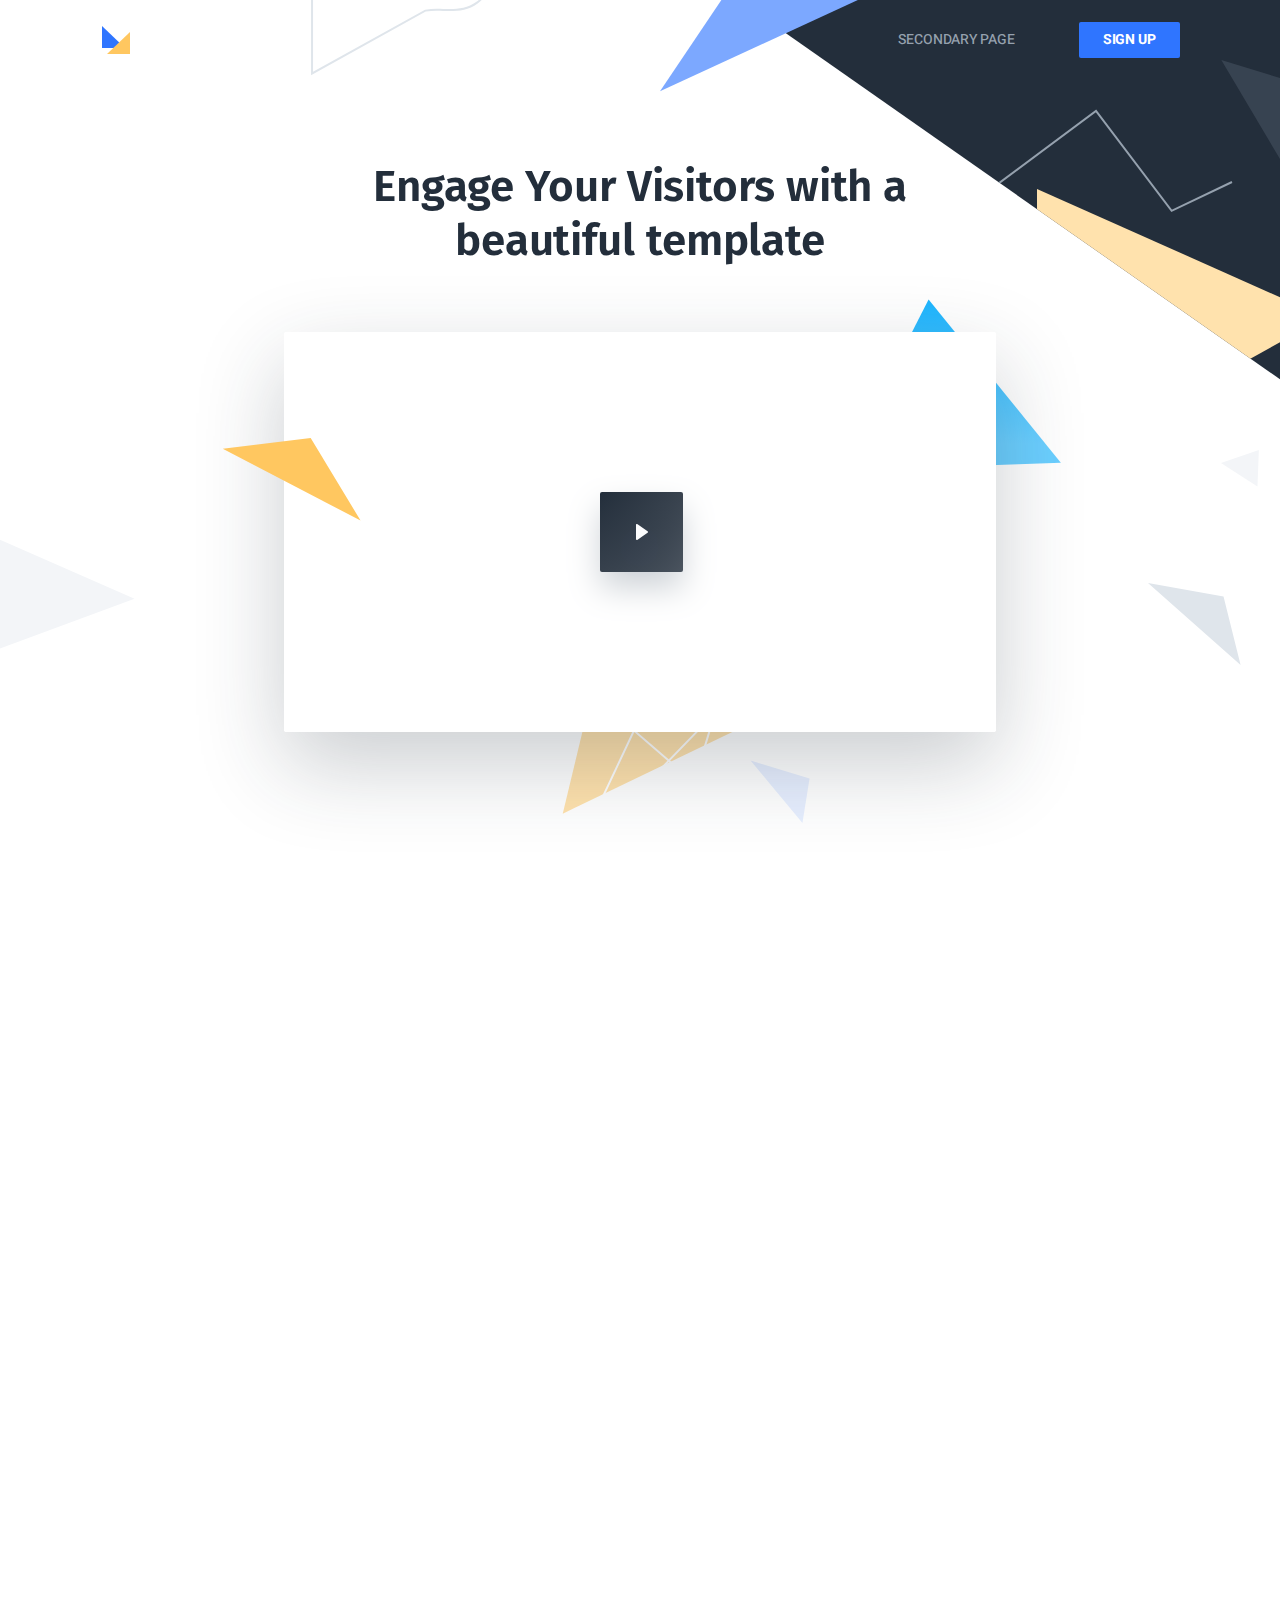
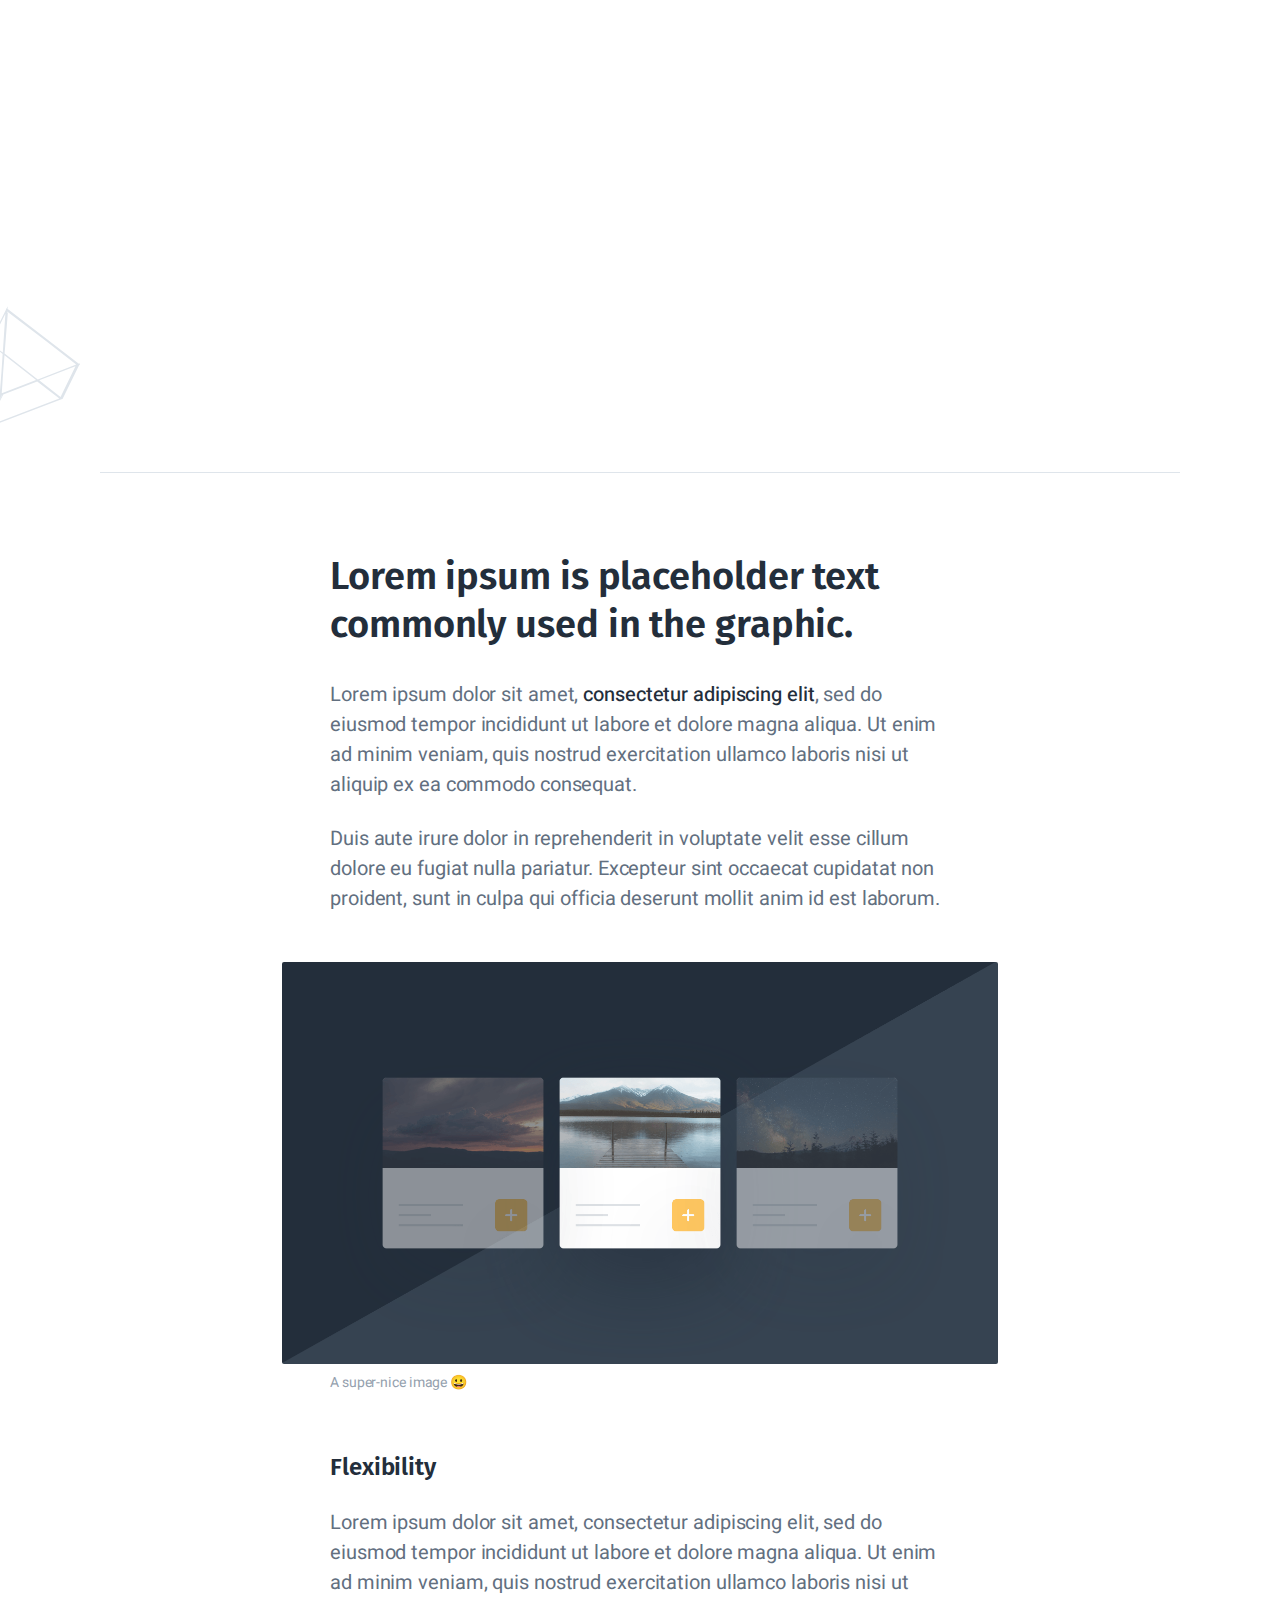
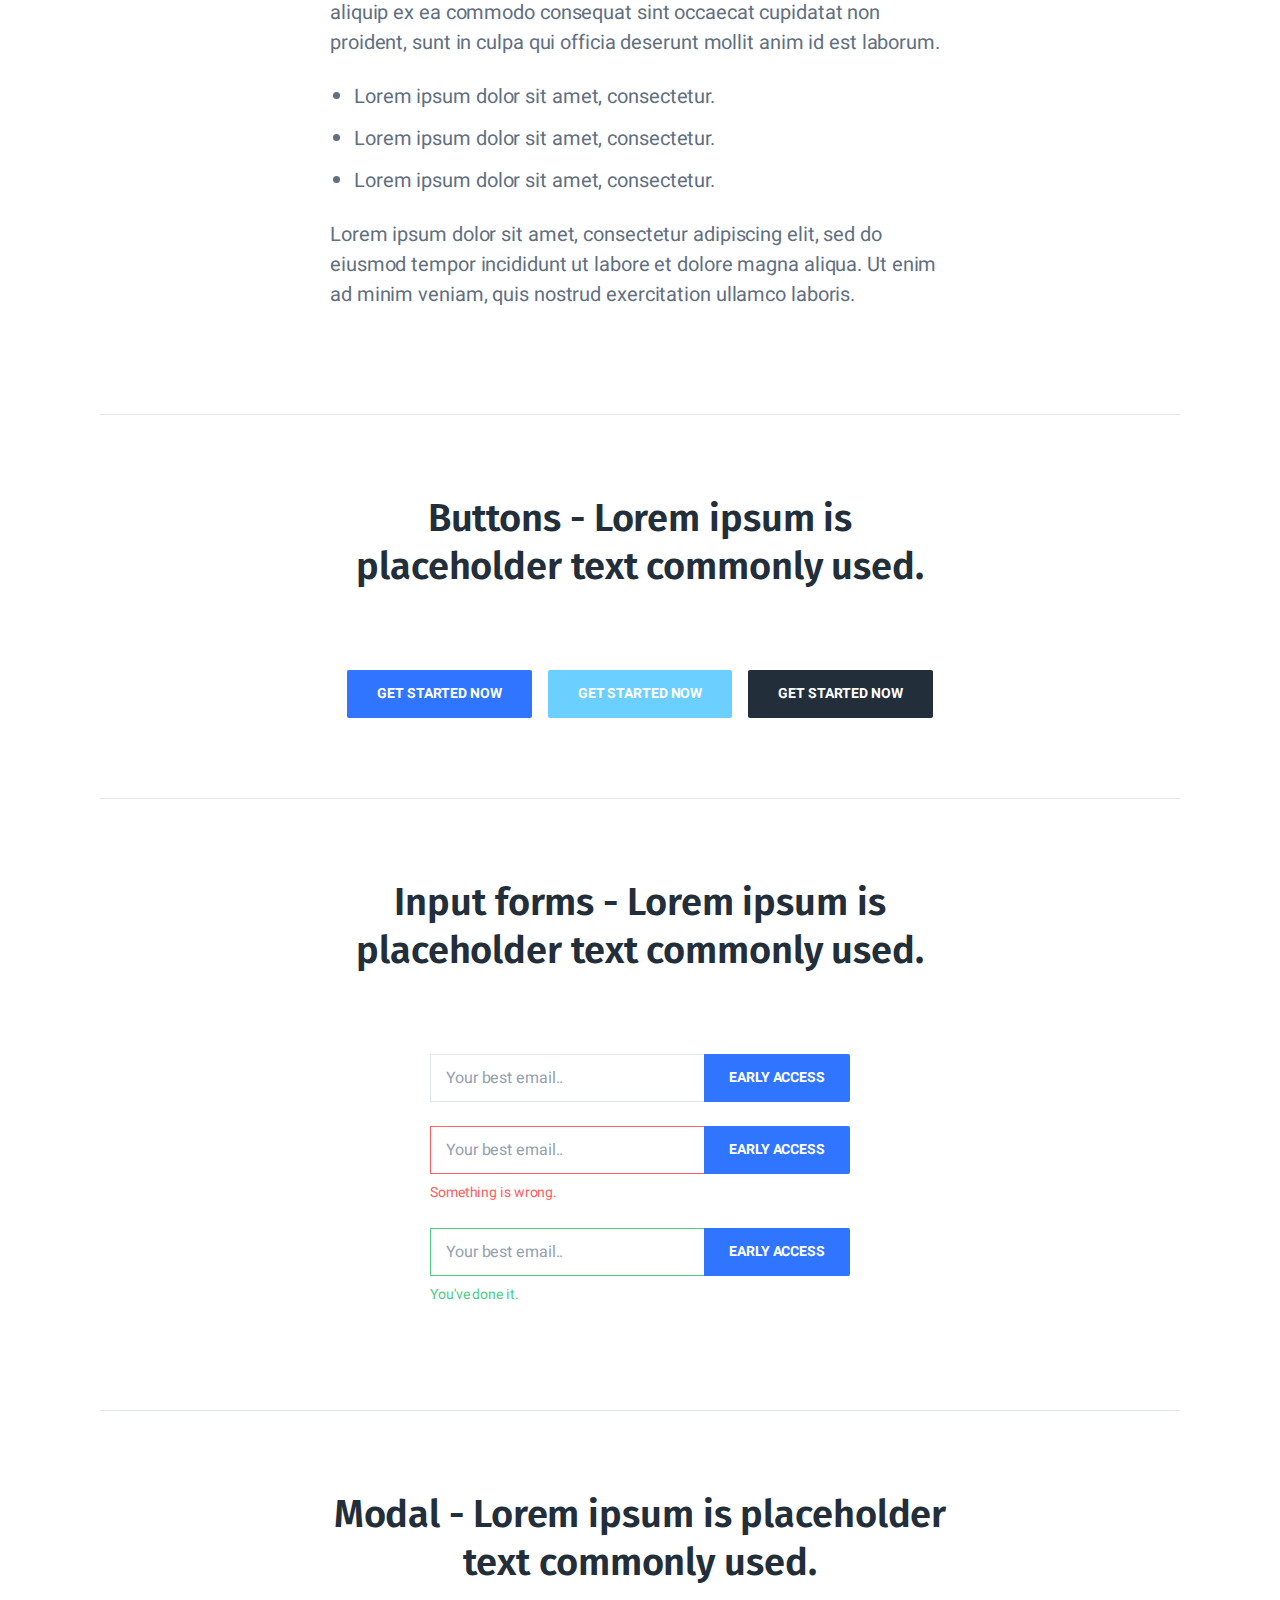
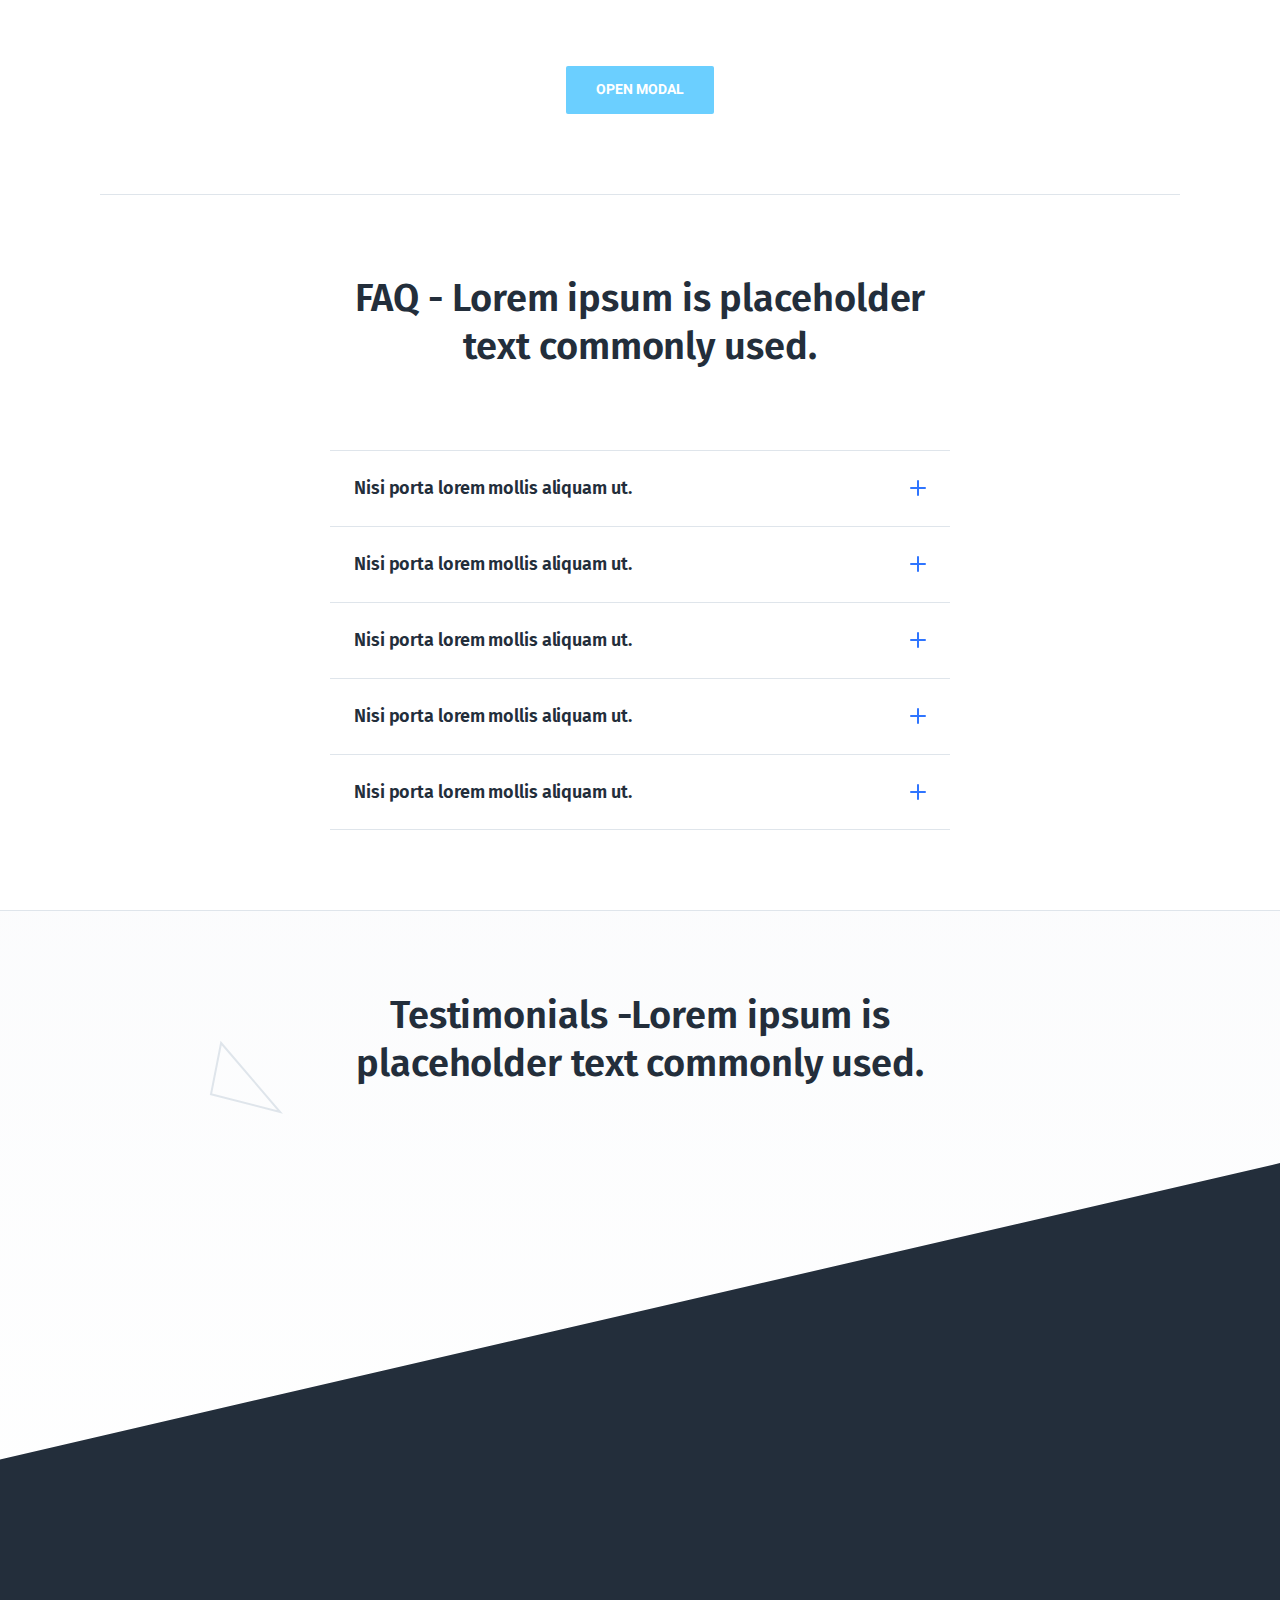
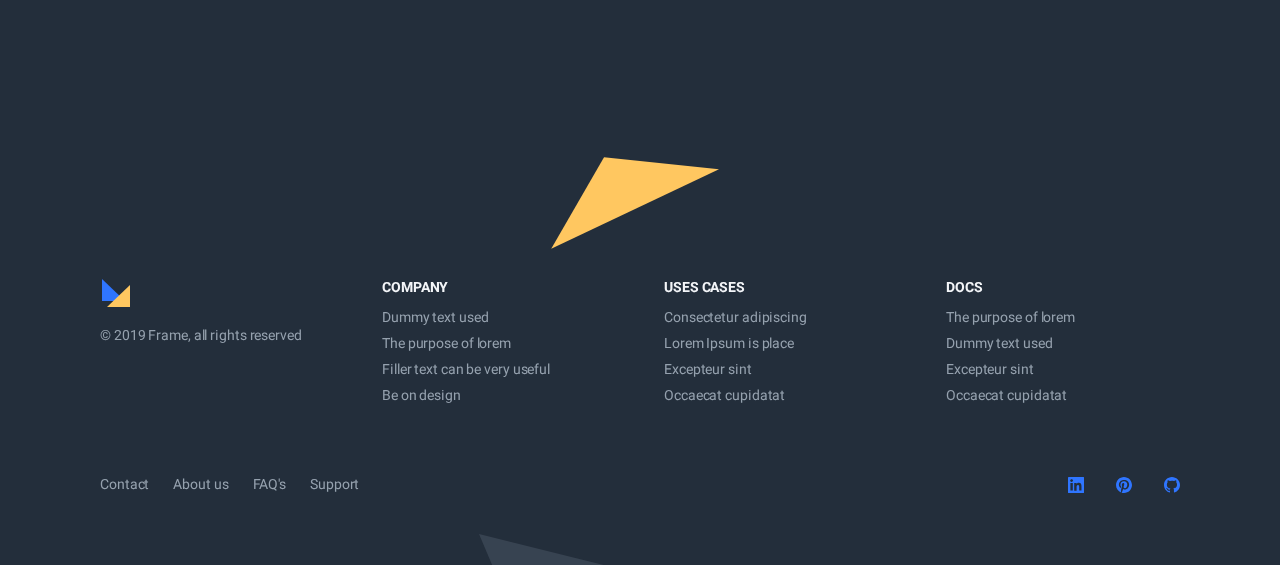
<file: additional.html>
<!DOCTYPE html><html lang="en" class="no-js"><head><meta charset="utf-8"><meta http-equiv="X-UA-Compatible" content="IE=edge"><meta name="viewport" content="width=device-width,initial-scale=1"><title>Frame Template</title><script>console.log("%cImportant!", "color: blue; font-size: x-large");console.log("%cThe page you are viewing is for demo purposes only. CSS and HTML have been minified and class names have been shortened to improve the page load time. Download our templates from https://cruip.com/ 😉", "font-size: large");</script><link rel="stylesheet" href="css/style.css"></head><body class="t"><div class="nk"><header class="nh r"><div class="tcontainern"><div class="nm"><div class="nv"><h1 class="sy"><a href="index.html"><img src="images/logo.svg" alt="Frame" width="32" height="32"></a></h1></div><button id="tc" class="tc" aria-controls="primary-menu" aria-expanded="false"><span class="ib">Menu</span> <span class="th"><span class="tp"></span></span></button><nav id="ng" class="ng"><div class="ny"><ul class="iw h nw"><li><a href="additional.html">Secondary page</a></li></ul><ul class="iw nw"><li><a class="tbuttonn fbuttonl sbuttono" href="signup.html">Sign up</a></li></ul></div></nav></div></div></header><main class="np"><section class="rh nd sv tillustration-section-n"><div class="tcontainern"><div class="rf ru"><div class="rl"><div class="scontainero"><h1 class="sb reveal-from-top">Engage Your Visitors with a beautiful template</h1></div></div><div class="rc rillustration-element-i reveal-from-top" data-reveal-delay="200"><a class="modal-trigger" aria-controls="modal-03" data-video="https://player.vimeo.com/video/174002812" href="#"><img class="sh" src="images/video-placeholder.svg" alt="Video" width="712" height="400"></a></div><div id="modal-03" class="tw tx"><div class="tk"><div class="sm"><iframe src="#" frameborder="0" webkitallowfullscreen="" mozallowfullscreen="" allowfullscreen=""></iframe></div></div></div></div></div></section><section class="rj nd sv uillustration-section-a"><div class="tcontainern"><div class="team-inner ru"><div class="ra sv reveal-from-top"><div class="scontainero"><h2 class="sb od">Meet the team - Lorem ipsum is placeholder text.</h2><p class="sy">Lorem ipsum dolor sit amet, consectetur adipiscing elit, sed do eiusmod tempor incididunt ut labore et dolore magna aliqua. Ut enim ad minim veniam, quis nostrud exercitation ullamco laboris nisi ut aliquip ex ea commodo consequat.</p></div></div><div class="nf"><div class="tiles-item"><div class="nc"><div class="team-item-header reveal-from-top" data-reveal-container=".tiles-item"><div class="im ob cillustration-element-h"><img src="images/team-member-01.jpg" alt="Team member 01" width="190" height="190"></div></div><div class="team-item-content reveal-from-top" data-reveal-container=".tiles-item" data-reveal-delay="200"><h5 class="team-item-name sb sz">Clifford Kennedy</h5><div class="ig h sf si oi">CEO &amp; Co-Founder</div><p class="sy l">Lorem ipsum dolor sit amet, consectetur adipiscing elit, sed do eiusmod.</p></div></div></div><div class="tiles-item"><div class="nc"><div class="team-item-header reveal-from-top" data-reveal-container=".tiles-item" data-reveal-delay="150"><div class="im ob"><img src="images/team-member-02.jpg" alt="Team member 02" width="190" height="190"></div></div><div class="team-item-content reveal-from-top" data-reveal-container=".tiles-item" data-reveal-delay="350"><h5 class="team-item-name sb sz">Clifford Kennedy</h5><div class="ig h sf si oi">CEO &amp; Co-Founder</div><p class="sy l">Lorem ipsum dolor sit amet, consectetur adipiscing elit, sed do eiusmod.</p></div></div></div><div class="tiles-item"><div class="nc"><div class="team-item-header reveal-from-top" data-reveal-container=".tiles-item" data-reveal-delay="300"><div class="im ob pillustration-element-d"><img src="images/team-member-03.jpg" alt="Team member 03" width="190" height="190"></div></div><div class="team-item-content reveal-from-top" data-reveal-container=".tiles-item" data-reveal-delay="500"><h5 class="team-item-name sb sz">Clifford Kennedy</h5><div class="ig h sf si oi">CEO &amp; Co-Founder</div><p class="sy l">Lorem ipsum dolor sit amet, consectetur adipiscing elit, sed do eiusmod.</p></div></div></div><div class="tiles-item"><div class="nc"><div class="team-item-header reveal-from-top" data-reveal-container=".tiles-item"><div class="im ob"><img src="images/team-member-04.jpg" alt="Team member 04" width="190" height="190"></div></div><div class="team-item-content reveal-from-top" data-reveal-container=".tiles-item" data-reveal-delay="200"><h5 class="team-item-name sb sz">Clifford Kennedy</h5><div class="ig h sf si oi">CEO &amp; Co-Founder</div><p class="sy l">Lorem ipsum dolor sit amet, consectetur adipiscing elit, sed do eiusmod.</p></div></div></div><div class="tiles-item"><div class="nc"><div class="team-item-header reveal-from-top" data-reveal-container=".tiles-item" data-reveal-delay="150"><div class="im ob"><img src="images/team-member-05.jpg" alt="Team member 05" width="190" height="190"></div></div><div class="team-item-content reveal-from-top" data-reveal-container=".tiles-item" data-reveal-delay="350"><h5 class="team-item-name sb sz">Clifford Kennedy</h5><div class="ig h sf si oi">CEO &amp; Co-Founder</div><p class="sy l">Lorem ipsum dolor sit amet, consectetur adipiscing elit, sed do eiusmod.</p></div></div></div><div class="tiles-item"><div class="nc"><div class="team-item-header reveal-from-top" data-reveal-container=".tiles-item" data-reveal-delay="300"><div class="im ob"><img src="images/team-member-06.jpg" alt="Team member 01" width="190" height="190"></div></div><div class="team-item-content reveal-from-top" data-reveal-container=".tiles-item" data-reveal-delay="500"><h5 class="team-item-name sb sz">Clifford Kennedy</h5><div class="ig h sf si oi">CEO &amp; Co-Founder</div><p class="sy l">Lorem ipsum dolor sit amet, consectetur adipiscing elit, sed do eiusmod.</p></div></div></div></div></div></div></section><section class="nd"><div class="tcontainern"><div class="ru sp"><div class="scontainero"><h2 class="sb">Lorem ipsum is placeholder text commonly used in the graphic.</h2><p>Lorem ipsum dolor sit amet, <a href="#">consectetur adipiscing elit</a>, sed do eiusmod tempor incididunt ut labore et dolore magna aliqua. Ut enim ad minim veniam, quis nostrud exercitation ullamco laboris nisi ut aliquip ex ea commodo consequat.</p><p>Duis aute irure dolor in reprehenderit in voluptate velit esse cillum dolore eu fugiat nulla pariatur. Excepteur sint occaecat cupidatat non proident, sunt in culpa qui officia deserunt mollit anim id est laborum.</p><figure><img class="sc" src="images/image-placeholder.png" alt="Image placeholder" width="712" height="400"><figcaption class="sr">A super-nice image <span role="img" aria-label="smile">😀</span></figcaption></figure><h4>Flexibility</h4><p>Lorem ipsum dolor sit amet, consectetur adipiscing elit, sed do eiusmod tempor incididunt ut labore et dolore magna aliqua. Ut enim ad minim veniam, quis nostrud exercitation ullamco laboris nisi ut aliquip ex ea commodo consequat sint occaecat cupidatat non proident, sunt in culpa qui officia deserunt mollit anim id est laborum.</p><ul><li>Lorem ipsum dolor sit amet, consectetur.</li><li>Lorem ipsum dolor sit amet, consectetur.</li><li>Lorem ipsum dolor sit amet, consectetur.</li></ul><p>Lorem ipsum dolor sit amet, consectetur adipiscing elit, sed do eiusmod tempor incididunt ut labore et dolore magna aliqua. Ut enim ad minim veniam, quis nostrud exercitation ullamco laboris.</p></div></div></div></section><section class="nd sv"><div class="tcontainern"><div class="ru sp"><div class="scontainero"><div class="ra"><h2 class="sy">Buttons - Lorem ipsum is placeholder text commonly used.</h2></div><div class="vbuttonm"><a class="tbuttonn fbuttonl gbuttony" href="#">Get started now</a> <a class="tbuttonn cbuttonh gbuttony" href="#">Get started now</a> <a class="tbuttonn ubuttona gbuttony" href="#">Get started now</a></div></div></div></div></section><section class="nd"><div class="tcontainern"><div class="ru sp"><div class="scontainero"><div class="ra sv"><h2 class="sy">Input forms - Lorem ipsum is placeholder text commonly used.</h2></div><form style="max-width:420px;margin:0 auto"><div class="ob"><label class="x ib" for="input-01">This is a label</label><div class="tl"><input class="k" type="email" id="input-01" placeholder="Your best email.."> <button class="tbuttonn fbuttonl">Early access</button></div></div><div class="ob"><label class="x ib" for="input-02">This is a label</label><div class="tl"><input class="k z" type="email" id="input-02" placeholder="Your best email.."> <button class="tbuttonn fbuttonl">Early access</button></div><div class="tf so">Something is wrong.</div></div><div class="ob"><label class="x ib" for="input-03">This is a label</label><div class="tl"><input class="k tt" type="email" id="input-03" placeholder="Your best email.."> <button class="tbuttonn fbuttonl">Early access</button></div><div class="tf sa">You've done it.</div></div></form></div></div></div></section><section class="nd"><div class="tcontainern"><div class="ru sp"><div class="scontainero"><div class="ra sv"><h2 class="sy">Modal - Lorem ipsum is placeholder text commonly used.</h2></div><div class="sv"><a class="tbuttonn cbuttonh modal-trigger" aria-controls="modal-01" href="#">Open modal</a></div><div id="modal-01" class="tw"><div class="tk"><button class="tj modal-close-trigger" aria-label="close"></button><div class="t_"><div class="sv"><div class="iu od"><img src="images/frame-icon.svg" alt="Frame icon" width="64" height="64"></div><h3 class="sb of">Join our newsletter</h3><p class="l">Lorem ipsum dolor sit amet, consectetur adipiscing elit, sed do eiusmod tempor incididunt ut labore et dolore magna aliqua.</p></div><div class="tl"><input class="k" type="email" id="modal-input" placeholder="Your best email.."> <button class="tbuttonn fbuttonl">Subscribe</button></div><div class="sv og"><a class="p h iq sf modal-close-trigger" aria-label="close" href="#0">No thanks!</a></div></div></div></div></div></div></div></section><section class="nd"><div class="tcontainern"><div class="ru sp"><div class="scontainero"><div class="ra sv"><h2 class="sy">FAQ - Lorem ipsum is placeholder text commonly used.</h2></div><ul class="tv iw sx"><li><div class="tm l"><span class="f sy">Nisi porta lorem mollis aliquam ut.</span><div class="tb"></div></div><div class="tg c"><p>Lorem ipsum is placeholder text commonly used in the graphic, print, and publishing industries for previewing layouts and visual mockups.</p></div></li><li><div class="tm l"><span class="f sy">Nisi porta lorem mollis aliquam ut.</span><div class="tb"></div></div><div class="tg c"><p>Lorem ipsum is placeholder text commonly used in the graphic, print, and publishing industries for previewing layouts and visual mockups.</p></div></li><li><div class="tm l"><span class="f sy">Nisi porta lorem mollis aliquam ut.</span><div class="tb"></div></div><div class="tg c"><p>Lorem ipsum is placeholder text commonly used in the graphic, print, and publishing industries for previewing layouts and visual mockups.</p></div></li><li><div class="tm l"><span class="f sy">Nisi porta lorem mollis aliquam ut.</span><div class="tb"></div></div><div class="tg c"><p>Lorem ipsum is placeholder text commonly used in the graphic, print, and publishing industries for previewing layouts and visual mockups.</p></div></li><li><div class="tm l"><span class="f sy">Nisi porta lorem mollis aliquam ut.</span><div class="tb"></div></div><div class="tg c"><p>Lorem ipsum is placeholder text commonly used in the graphic, print, and publishing industries for previewing layouts and visual mockups.</p></div></li></ul></div></div></div></section><section class="rx nd if is fillustration-section-l"><div class="tcontainern"><div class="testimonial-inner ru"><div class="ra sv"><div class="scontainero"><h2 class="sy">Testimonials -Lorem ipsum is placeholder text commonly used.</h2></div></div><div class="nf"><div class="tiles-item reveal-from-top" data-reveal-delay="200"><div class="nc sh"><div class="testimonial-item-header"><div class="ip"><img src="images/testimonial-image-01.jpg" alt="Testimonial image 01" width="56" height="56"></div></div><div class="rk"><p class="l sx">— Duis aute irure dolor in reprehenderit in voluptate velit esse cillum dolore eu fugiat nulla pariatur. Excepteur sint occaecat cupidatat non proident, sunt in culpa qui officia deserunt mollit anim id.</p></div><div class="testimonial-item-footer c ok sx uq sp"><span class="id st">Roman Level</span> <span class="sr">/ </span><span class="iv"><a href="#">AppName</a></span></div></div></div><div class="tiles-item reveal-from-top"><div class="nc sh"><div class="testimonial-item-header"><div class="ip"><img src="images/testimonial-image-02.jpg" alt="Testimonial image 02" width="56" height="56"></div></div><div class="rk"><p class="l sx">— Duis aute irure dolor in reprehenderit in voluptate velit esse cillum dolore eu fugiat nulla pariatur. Excepteur sint occaecat cupidatat non proident, sunt in culpa qui officia deserunt mollit anim id.</p></div><div class="testimonial-item-footer c ok sx uq sp"><span class="id st">Gustavo Steely</span> <span class="sr">/ </span><span class="iv"><a href="#">AppName</a></span></div></div></div><div class="tiles-item reveal-from-top" data-reveal-delay="200"><div class="nc sh"><div class="testimonial-item-header"><div class="ip"><img src="images/testimonial-image-03.jpg" alt="Testimonial image 03" width="56" height="56"></div></div><div class="rk"><p class="l sx">— Duis aute irure dolor in reprehenderit in voluptate velit esse cillum dolore eu fugiat nulla pariatur. Excepteur sint occaecat cupidatat non proident, sunt in culpa qui officia deserunt mollit anim id.</p></div><div class="testimonial-item-footer c ok sx uq sp"><span class="id st">Jessie Kovalev</span> <span class="sr">/ </span><span class="iv"><a href="#">AppName</a></span></div></div></div></div></div></div></section><section class="rq nd ay if r villustration-element-m"><div class="tcontainern"><div class="iy ru ie reveal-from-top"><div class="rz"><h3 class="sy">For previewing layouts and visual?</h3></div><div class="cta-action"><a class="tbuttonn cbuttonh gbuttony" href="#">Get started now</a></div></div></div></section></main><footer class="n_ r cillustration-section-h"><div class="tcontainern"><div class="nj"><div class="nq h"><div class="re"><div class="rt"><div class="nv od"><a href="index.html"><img src="images/logo.svg" alt="Frame" width="32" height="32"></a></div><div class="footer-copyright">© 2019 Frame, all rights reserved</div></div><div class="rt"><div class="rn">Company</div><ul class="iw"><li><a href="#">Dummy text used</a></li><li><a href="#">The purpose of lorem</a></li><li><a href="#">Filler text can be very useful</a></li><li><a href="#">Be on design</a></li></ul></div><div class="rt"><div class="rn">Uses cases</div><ul class="iw"><li><a href="#">Consectetur adipiscing</a></li><li><a href="#">Lorem Ipsum is place</a></li><li><a href="#">Excepteur sint</a></li><li><a href="#">Occaecat cupidatat</a></li></ul></div><div class="rt"><div class="rn">Docs</div><ul class="iw sx"><li><a href="#">The purpose of lorem</a></li><li><a href="#">Dummy text used</a></li><li><a href="#">Excepteur sint</a></li><li><a href="#">Occaecat cupidatat</a></li></ul></div></div></div><div class="nz rs ay h"><nav class="ri"><ul class="iw sx"><li><a href="#">Contact</a></li><li><a href="#">About us</a></li><li><a href="#">FAQ's</a></li><li><a href="#">Support</a></li></ul></nav><div class="rr"><ul class="iw"><li><a href="#"><svg width="16" height="16" viewBox="0 0 16 16" xmlns="http://www.w3.org/2000/svg"><title>LinkedIn</title><path d="M15.3 0H.7C.3 0 0 .3 0 .7v14.7c0 .3.3.6.7.6h14.7c.4 0 .7-.3.7-.7V.7c-.1-.4-.4-.7-.8-.7zM4.7 13.6H2.4V6h2.4v7.6h-.1zM3.6 5c-.8 0-1.4-.7-1.4-1.4 0-.8.6-1.4 1.4-1.4.8 0 1.4.6 1.4 1.4-.1.7-.7 1.4-1.4 1.4zm10 8.6h-2.4V9.9c0-.9 0-2-1.2-2s-1.4 1-1.4 2v3.8H6.2V6h2.3v1c.3-.6 1.1-1.2 2.2-1.2 2.4 0 2.8 1.6 2.8 3.6v4.2h.1z"></path></svg></a></li><li><a href="#"><svg width="16" height="16" viewBox="0 0 16 16" xmlns="http://www.w3.org/2000/svg"><title>Pinterest</title><path d="M8 0C3.6 0 0 3.6 0 8c0 3.4 2.1 6.3 5.1 7.4-.1-.6-.1-1.6 0-2.3.1-.6.9-4 .9-4s-.2-.4-.2-1.1c0-1.1.7-2 1.5-2 .7 0 1 .5 1 1.1 0 .7-.4 1.7-.7 2.7-.2.8.4 1.4 1.2 1.4 1.4 0 2.5-1.5 2.5-3.7 0-1.9-1.4-3.3-3.3-3.3-2.3 0-3.6 1.7-3.6 3.5 0 .7.3 1.4.6 1.8v.4c-.1.3-.2.8-.2.9 0 .1-.1.2-.3.1-1-.5-1.6-1.9-1.6-3.1C2.9 5.3 4.7 3 8.2 3c2.8 0 4.9 2 4.9 4.6 0 2.8-1.7 5-4.2 5-.8 0-1.6-.4-1.8-.9 0 0-.4 1.5-.5 1.9-.2.7-.7 1.6-1 2.1.8.2 1.6.3 2.4.3 4.4 0 8-3.6 8-8s-3.6-8-8-8z"></path></svg></a></li><li><a href="#"><svg width="16" height="16" viewBox="0 0 16 16" xmlns="http://www.w3.org/2000/svg"><title>GitHub</title><path d="M7.95 0C3.578 0 0 3.578 0 7.95c0 3.479 2.286 6.46 5.466 7.553.397.1.497-.199.497-.397v-1.392c-2.187.497-2.683-.994-2.683-.994-.398-.894-.895-1.192-.895-1.192-.696-.497.1-.497.1-.497.795.1 1.192.795 1.192.795.696 1.292 1.888.894 2.286.696.1-.497.298-.895.497-1.093-1.79-.2-3.578-.895-3.578-3.976 0-.894.298-1.59.795-2.087-.1-.198-.397-.993.1-2.086 0 0 .695-.2 2.186.795a6.408 6.408 0 0 1 1.987-.299c.696 0 1.392.1 1.988.299 1.49-.994 2.186-.795 2.186-.795.398 1.093.199 1.888.1 2.086.496.597.795 1.292.795 2.087 0 3.081-1.889 3.677-3.677 3.876.298.398.596.895.596 1.59v2.187c0 .198.1.496.596.397C13.714 14.41 16 11.43 16 7.95 15.9 3.578 12.323 0 7.95 0z"></path></svg></a></li></ul></div></div></div></div></footer></div><script src="js/main.min.js"></script><script async="" src="https://www.googletagmanager.com/gtag/js?id=UA-125021779-1"></script><script>window.dataLayer = window.dataLayer || [];function gtag(){dataLayer.push(arguments);}gtag('js', new Date());gtag('config', 'UA-125021779-1', { 'anonymize_ip': true });</script><script>const pagesList = [{"name":"Home","url":"https://preview.cruip.com/frame/index.html","active":false},{"name":"Secondary","url":"https://preview.cruip.com/frame/additional.html","active":true},{"name":"Sign up","url":"https://preview.cruip.com/frame/signup.html","active":false},{"name":"Sign in","url":"https://preview.cruip.com/frame/login.html","active":false}];if(window != top){window.parent.postMessage(pagesList, "https://cruip.com")};</script></body></html>
</file>
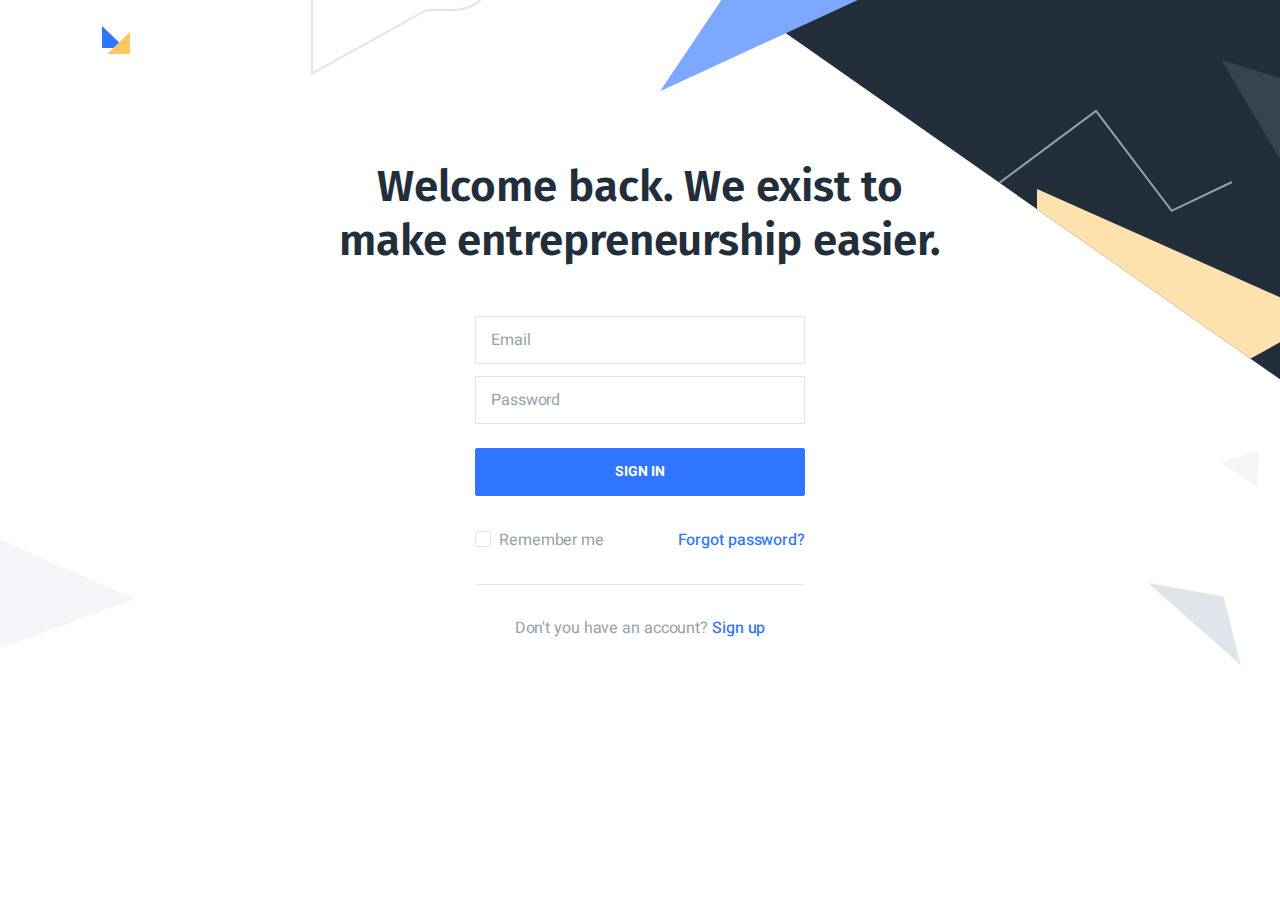
<file: login.html>
<!DOCTYPE html><html lang="en" class="no-js"><head><meta charset="utf-8"><meta http-equiv="X-UA-Compatible" content="IE=edge"><meta name="viewport" content="width=device-width,initial-scale=1"><title>Frame Template</title><script>console.log("%cImportant!", "color: blue; font-size: x-large");console.log("%cThe page you are viewing is for demo purposes only. CSS and HTML have been minified and class names have been shortened to improve the page load time. Download our templates from https://cruip.com/ 😉", "font-size: large");</script><link rel="stylesheet" href="css/style.css"></head><body><div class="nk"><header class="nh r"><div class="tcontainern"><div class="nm"><div class="nv"><h1 class="sy"><a href="index.html"><img src="images/logo.svg" alt="Frame" width="32" height="32"></a></h1></div></div></div></header><main class="np"><section class="ir nd tillustration-section-n"><div class="scontainero"><div class="signin-inner ru"><div class="ra sv"><h1 class="sy">Welcome back. We exist to make entrepreneurship easier.</h1></div><div class="nf"><div class="tiles-item"><div class="nc"><form><fieldset><div class="of"><label class="x ib" for="email">Email</label> <input id="email" class="k" type="email" placeholder="Email" required=""></div><div class="of"><label class="x ib" for="password">Password</label> <input id="password" class="k" type="password" placeholder="Password" required=""></div><div class="og oj"><button class="tbuttonn fbuttonl pbuttond">Sign in</button></div><div class="ii oj"><label class="j"><input type="checkbox" id="remember">Remember me</label> <a class="p c" href="#">Forgot password?</a></div></fieldset></form><div class="signin-bottom sp"><div class="ar c sv sr">Don't you have an account? <a class="p" href="signup.html">Sign up</a></div></div></div></div></div></div></div></section></main></div><script src="js/main.min.js"></script><script async="" src="https://www.googletagmanager.com/gtag/js?id=UA-125021779-1"></script><script>window.dataLayer = window.dataLayer || [];function gtag(){dataLayer.push(arguments);}gtag('js', new Date());gtag('config', 'UA-125021779-1', { 'anonymize_ip': true });</script><script>const pagesList = [{"name":"Home","url":"https://preview.cruip.com/frame/index.html","active":false},{"name":"Secondary","url":"https://preview.cruip.com/frame/additional.html","active":false},{"name":"Sign up","url":"https://preview.cruip.com/frame/signup.html","active":false},{"name":"Sign in","url":"https://preview.cruip.com/frame/login.html","active":true}];if(window != top){window.parent.postMessage(pagesList, "https://cruip.com")};</script></body></html>
</file>
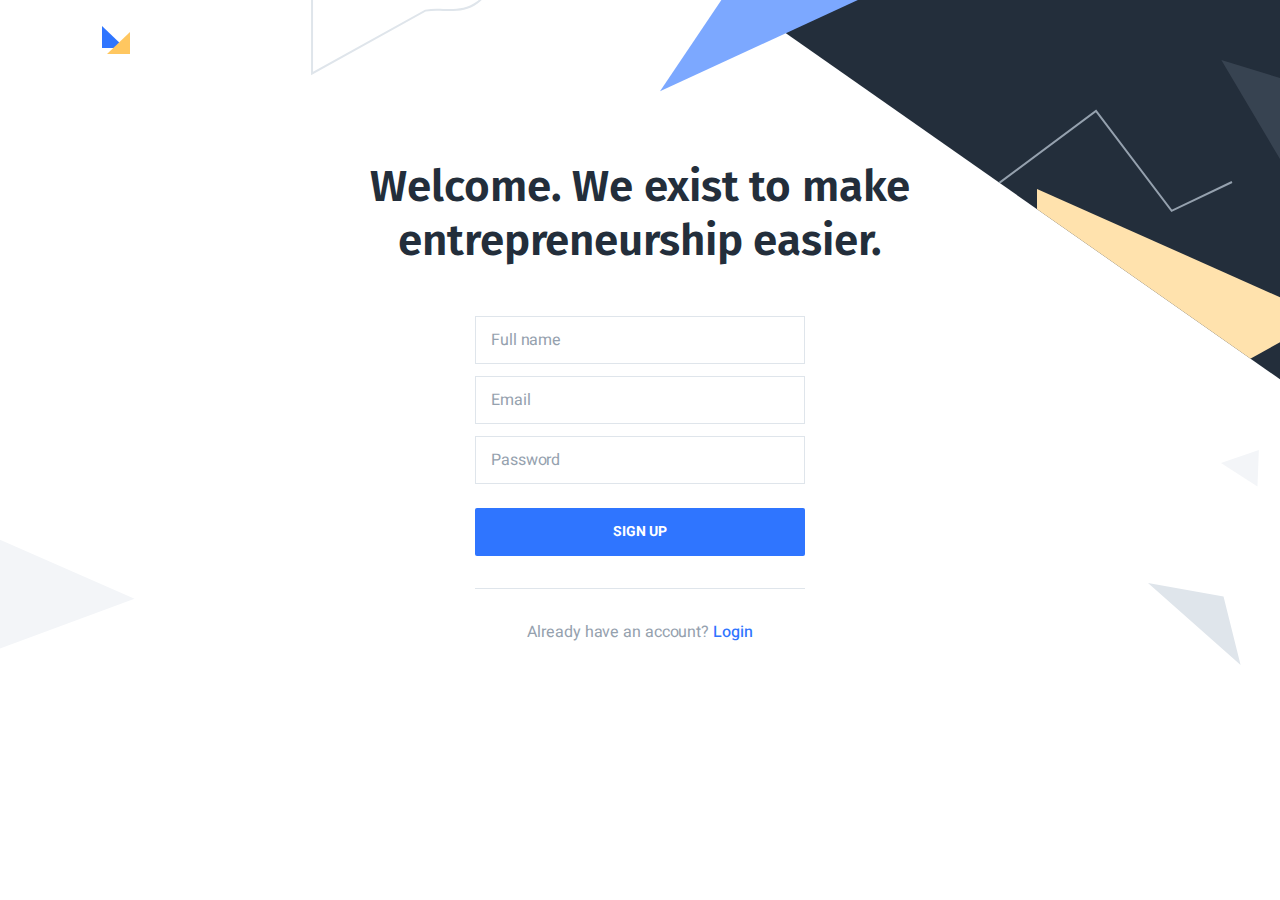
<file: signup.html>
<!DOCTYPE html><html lang="en" class="no-js"><head><meta charset="utf-8"><meta http-equiv="X-UA-Compatible" content="IE=edge"><meta name="viewport" content="width=device-width,initial-scale=1"><title>Frame Template</title><script>console.log("%cImportant!", "color: blue; font-size: x-large");console.log("%cThe page you are viewing is for demo purposes only. CSS and HTML have been minified and class names have been shortened to improve the page load time. Download our templates from https://cruip.com/ 😉", "font-size: large");</script><link rel="stylesheet" href="css/style.css"></head><body><div class="nk"><header class="nh r"><div class="tcontainern"><div class="nm"><div class="nv"><h1 class="sy"><a href="index.html"><img src="images/logo.svg" alt="Frame" width="32" height="32"></a></h1></div></div></div></header><main class="np"><section class="ir nd tillustration-section-n"><div class="scontainero"><div class="signin-inner ru"><div class="ra sv"><h1 class="sy">Welcome. We exist to make entrepreneurship easier.</h1></div><div class="nf"><div class="tiles-item"><div class="nc"><form><fieldset><div class="of"><label class="x ib" for="name">Full name</label> <input id="name" class="k" type="name" placeholder="Full name" required=""></div><div class="of"><label class="x ib" for="email">Email</label> <input id="email" class="k" type="email" placeholder="Email" required=""></div><div class="of"><label class="x ib" for="password">Password</label> <input id="password" class="k" type="password" placeholder="Password" required=""></div><div class="og oj"><button class="tbuttonn fbuttonl pbuttond">Sign up</button></div></fieldset></form><div class="signin-bottom sp"><div class="ar c sv sr">Already have an account? <a class="p" href="login.html">Login</a></div></div></div></div></div></div></div></section></main></div><script src="js/main.min.js"></script><script async="" src="https://www.googletagmanager.com/gtag/js?id=UA-125021779-1"></script><script>window.dataLayer = window.dataLayer || [];function gtag(){dataLayer.push(arguments);}gtag('js', new Date());gtag('config', 'UA-125021779-1', { 'anonymize_ip': true });</script><script>const pagesList = [{"name":"Home","url":"https://preview.cruip.com/frame/index.html","active":false},{"name":"Secondary","url":"https://preview.cruip.com/frame/additional.html","active":false},{"name":"Sign up","url":"https://preview.cruip.com/frame/signup.html","active":true},{"name":"Sign in","url":"https://preview.cruip.com/frame/login.html","active":false}];if(window != top){window.parent.postMessage(pagesList, "https://cruip.com")};</script></body></html>
</file>
<file: css/style.css>
@import url("https://fonts.googleapis.com/css?family=Fira+Sans:600|Heebo:400,500,700&display=swap");

html {
    line-height: 1.15;
    -ms-text-size-adjust: 100%;
    -webkit-text-size-adjust: 100%
}

body {
    margin: 0
}

article,
aside,
footer,
header,
nav,
section {
    display: block
}

h1 {
    font-size: 2em;
    margin: 0.67em 0
}

/*===============================
        Navbar Custom
=================================*/

.navbar-custom {
    display: inline;
    padding: 15px 0px;
    border-radius: 0px;
    z-index: 999;
    margin-bottom: 0px;
    transition: all 0.5s ease-in-out;
}

.navbar-custom .navbar-nav li a {
    color: rgb(190, 25, 25);
    font-size: 14px;
    transition: all 0.5s;
    background-color: transparent !important;
    padding: 6px 0;
    margin: 0 13px;
    font-weight: 600;
}

.navbar-custom .navbar-nav .nav-link {
    padding-right: 0px;
    padding-left: 0px;
}

.logo {
    color: #fff !important;
    font-weight: 700;
    font-size: 20px;
    text-transform: uppercase;
    letter-spacing: 2px;
}

.navbar-custom .navbar-nav li.active a,
.navbar-custom .navbar-nav li a:hover,
.navbar-custom .navbar-nav li a:active {
    color: #ee3158 !important;
}

.navbar-toggle {
    font-size: 24px;
    margin-top: 5px;
    margin-bottom: 0px;
    color: #ffffff;
}

.nav .open>a,
.nav .open>a:focus,
.nav .open>a:hover {
    background-color: transparent;
    border-color: #337ab7;
}

.navbar-custom .navbar-toggles {
    padding: .25rem .75rem;
    font-size: 18px;
    background: 0 0;
    border: 1px solid transparent;
    color: #fff;
    outline: 0;
}

.navbar-custom .navbar-toggles-icon {
    display: inline-block;
    width: 1.5em;
    height: 1.5em;
    vertical-align: middle;
}

.menu-toggle {
    padding: 4.5px 10px !important;
}

.menu-toggle span {
    line-height: 27px;
}

.nav-display {
    display:inline-block;
    white-space:nowrap;
    z-index: 1;
    
    font-family:Arial;
    margin-right:10px;
}

/*---NAVBAR STICKY---*/

.nav-sticky.navbar-custom {
    margin-top: 0px;
    padding: 15px 0px;
    background-color: #FFF;
    box-shadow: 0 10px 33px rgba(0, 0, 0, .1);
    color: #000 !important;
}

.nav-sticky.navbar-custom.sticky-light {
    background-color: #fff;
}

.nav-sticky.navbar-custom .navbar-nav li a {
    color: #2f3545;
}

.nav-sticky.navbar-custom .navbar-nav li.active a,
.nav-sticky.navbar-custom .navbar-nav li a:hover,
.nav-sticky.navbar-custom .navbar-nav li a:active {
    color: #ee3158 !important;
}

.nav-sticky.navbar-custom .navbar-toggles {
    padding: .25rem .75rem;
    border: 1px solid transparent;
    outline: 0;
}

.nav-sticky .navbar-nav {
    margin-top: 0px;
}

.nav-sticky .logo {
    color: #000 !important;
}

/*navbar end*/
figcaption,
figure,
main {
    display: block
}

figure {
    margin: 1em 40px
}

hr {
    box-sizing: content-box;
    height: 0;
    overflow: visible
}

pre {
    font-family: monospace, monospace;
    font-size: 1em
}

a {
    background-color: transparent;
    -webkit-text-decoration-skip: objects
}

abbr[title] {
    border-bottom: none;
    text-decoration: underline;
    -webkit-text-decoration: underline dotted;
    text-decoration: underline dotted
}

b,
strong {
    font-weight: inherit
}
/*changes to events spacing*/
.top-spacing-events {
    margin-top: 50px;
    margin-bottom: 80px;
}


b,
strong {
    font-weight: bolder
}

code,
kbd,
samp {
    font-family: monospace, monospace;
    font-size: 1em
}

dfn {
    font-style: italic
}

mark {
    background-color: #ff0;
    color: #000
}

small {
    font-size: 80%
}

sub,
sup {
    font-size: 75%;
    line-height: 0;
    position: relative;
    vertical-align: baseline
}

sub {
    bottom: -0.25em
}

sup {
    top: -0.5em
}

audio,
video {
    display: inline-block
}

audio:not([controls]) {
    display: none;
    height: 0
}

img {
    border-style: none
}

svg:not(:root) {
    overflow: hidden
}

button,
input,
optgroup,
select,
textarea {
    font-family: sans-serif;
    font-size: 100%;
    line-height: 1.15;
    margin: 0
}

button,
input {
    overflow: visible
}

button,
select {
    text-transform: none
}

button,
html [type="button"],
[type="reset"],
[type="submit"] {
    -webkit-appearance: button
}

button::-moz-focus-inner,
[type="button"]::-moz-focus-inner,
[type="reset"]::-moz-focus-inner,
[type="submit"]::-moz-focus-inner {
    border-style: none;
    padding: 0
}

button:-moz-focusring,
[type="button"]:-moz-focusring,
[type="reset"]:-moz-focusring,
[type="submit"]:-moz-focusring {
    outline: 1px dotted ButtonText
}

fieldset {
    padding: 0.35em 0.75em 0.625em
}

legend {
    box-sizing: border-box;
    color: inherit;
    display: table;
    max-width: 100%;
    padding: 0;
    white-space: normal
}

progress {
    display: inline-block;
    vertical-align: baseline
}

textarea {
    overflow: auto
}

[type="checkbox"],
[type="radio"] {
    box-sizing: border-box;
    padding: 0
}

[type="number"]::-webkit-inner-spin-button,
[type="number"]::-webkit-outer-spin-button {
    height: auto
}

[type="search"] {
    -webkit-appearance: textfield;
    outline-offset: -2px
}

[type="search"]::-webkit-search-cancel-button,
[type="search"]::-webkit-search-decoration {
    -webkit-appearance: none
}

::-webkit-file-upload-button {
    -webkit-appearance: button;
    font: inherit
}

details,
menu {
    display: block
}

summary {
    display: list-item
}

canvas {
    display: inline-block
}

template {
    display: none
}

[hidden] {
    display: none
}

@media (min-width: 641px) {
    .t [class*=reveal-] {
        opacity: 0;
        will-change: opacity, transform
    }

    .t .reveal-from-top {
        transform: translateY(-20px)
    }

    .t .reveal-from-bottom {
        transform: translateY(20px)
    }

    .t .reveal-from-left {
        transform: translateX(-20px)
    }

    .t .reveal-from-right {
        transform: translateX(20px)
    }

    .t .reveal-scale-up {
        transform: scale(.95)
    }

    .t .reveal-scale-down {
        transform: scale(1.05)
    }

    .t .reveal-rotate-from-left {
        transform: perspective(1000px) rotateY(-45deg)
    }

    .t .reveal-rotate-from-right {
        transform: perspective(1000px) rotateY(45deg)
    }

    .t.n [class*=reveal-] {
        transition: opacity .8s cubic-bezier(0.215, 0.61, 0.355, 1), transform .8s cubic-bezier(0.215, 0.61, 0.355, 1)
    }

    .t.n [class*=reveal-].is-revealed {
        opacity: 1;
        transform: translate(0)
    }
}

html {
    box-sizing: border-box
}

*,
*:before,
*:after {
    box-sizing: inherit
}

body {
    background: #fff;
    -moz-osx-font-smoothing: grayscale;
    -webkit-font-smoothing: antialiased
}

hr {
    border: 0;
    display: block;
    height: 1px;
    background: #DFE5EB;
    margin-top: 24px;
    margin-bottom: 24px
}

ul,
ol {
    margin-top: 0;
    padding-left: 24px
}

ul:not(:last-child),
ol:not(:last-child) {
    margin-bottom: 24px
}

ul {
    list-style: disc
}

ol {
    list-style: decimal
}

li:not(:last-child) {
    margin-bottom: 12px
}

li>ul,
li>ol {
    margin-top: 12px;
    margin-bottom: 0
}

dl {
    margin-top: 0;
    margin-bottom: 24px
}

dt {
    font-weight: 700
}

dd {
    margin-left: 24px;
    margin-bottom: 24px
}

img {
    border-radius: 2px
}

img,
svg,
video {
    display: block;
    height: auto;
    max-width: 100%
}

figure {
    margin: 48px 0
}

figcaption {
    padding: 8px 0
}

table {
    font-size: 16px;
    line-height: 24px;
    letter-spacing: -0.1px;
    border-collapse: collapse;
    margin-bottom: 24px;
    width: 100%
}

tr {
    border-bottom: 1px solid #DFE5EB
}

th {
    font-weight: 700;
    text-align: left
}

th,
td {
    padding: 8px 16px
}

th:first-child,
td:first-child {
    padding-left: 0
}

th:last-child,
td:last-child {
    padding-right: 0
}

.r hr {
    display: block;
    height: 1px;
    background: rgba(98, 111, 127, 0.24)
}

.r tr {
    border-bottom: 1px solid rgba(98, 111, 127, 0.24)
}

html {
    font-size: 20px;
    line-height: 30px;
    letter-spacing: -0.1px
}

body {
    color: #626F7F;
    font-size: 1rem
}

body,
button,
input,
select,
textarea {
    font-family: "Heebo", sans-serif;
    font-weight: 400
}

h1,
h2,
h3,
h4,
h5,
h6,
.i,
.s,
.o,
.u,
.a,
.f {
    font-family: "Fira Sans", sans-serif;
    font-weight: 600;
    clear: both;
    color: #232E3B;
    word-wrap: break-word;
    overflow-wrap: break-word
}

h1,
.i {
    font-size: 38px;
    line-height: 48px
}

h2,
.s {
    font-size: 32px;
    line-height: 42px
}

h3,
.o {
    font-size: 24px;
    line-height: 34px;
    letter-spacing: -0.1px
}

h4,
.u {
    font-size: 24px;
    line-height: 34px;
    letter-spacing: -0.1px
}

h5,
.a {
    font-size: 20px;
    line-height: 30px;
    letter-spacing: -0.1px
}

h6,
.f,
small,
.l {
    font-size: 18px;
    line-height: 28px;
    letter-spacing: -0.1px
}

.c {
    font-size: 16px;
    line-height: 24px;
    letter-spacing: -0.1px
}

.h {
    font-size: 14px;
    line-height: 22px
}

figcaption {
    font-size: 14px;
    line-height: 22px
}

a:not(.tbuttonn) {
    color: #232E3B;
    text-decoration: none;
    font-weight: 500
}

.top-spacing {
    margin-top: 20px;
}

a:not(.tbuttonn):hover,
a:not(.tbuttonn):active {
    outline: 0;
    text-decoration: underline
}

a.rbuttoni {
    color: #95A1AE;
    font-weight: 400
}

a.p {
    color: #2F75FF
}

h1,
.i {
    margin-top: 48px;
    margin-bottom: 32px
}

h2,
.s {
    margin-top: 48px;
    margin-bottom: 32px
}

h3,
.o {
    margin-top: 36px;
    margin-bottom: 24px
}

h4,
h5,
h6,
.u,
.a,
.f {
    margin-top: 24px;
    margin-bottom: 24px
}

p {
    margin-top: 0;
    margin-bottom: 24px
}

dfn,
cite,
em,
i {
    font-style: italic
}

blockquote {
    font-size: 20px;
    line-height: 30px;
    letter-spacing: -0.1px;
    margin-top: 24px;
    margin-bottom: 24px;
    margin-left: 24px
}

blockquote::before {
    content: "\201C"
}

blockquote::after {
    content: "\201D"
}

blockquote p {
    display: inline
}

address {
    border-width: 1px 0;
    border-style: solid;
    border-color: #DFE5EB;
    padding: 24px 0;
    margin: 0 0 24px
}

pre,
pre h1,
pre h2,
pre h3,
pre h4,
pre h5,
pre h6,
pre .i,
pre .s,
pre .o,
pre .u,
pre .a,
pre .f {
    font-family: "Courier 10 Pitch", Courier, monospace
}

pre,
code,
kbd,
tt,
var {
    background: #F3F5F8
}

pre {
    font-size: 16px;
    line-height: 24px;
    letter-spacing: -0.1px;
    max-width: 100%;
    overflow: auto;
    padding: 24px 24px;
    margin-top: 24px;
    margin-bottom: 24px
}

code,
kbd,
tt,
var {
    font-family: Monaco, Consolas, "Andale Mono", "DejaVu Sans Mono", monospace;
    font-size: 16px;
    line-height: 24px;
    letter-spacing: -0.1px;
    padding: 2px 4px
}

abbr,
acronym {
    cursor: help
}

mark,
ins {
    text-decoration: none
}

b,
strong {
    font-weight: 700
}

.r {
    color: #95A1AE
}

.r a:not(.tbuttonn) {
    color: #F3F5F8;
    text-decoration: none
}

.r a:not(.tbuttonn):hover,
.r a:not(.tbuttonn):active {
    outline: 0;
    text-decoration: underline
}

.r a.rbuttoni {
    color: #626F7F
}

.r a.p {
    color: #F3F5F8
}

.r h1,
.r h2,
.r h3,
.r h4,
.r h5,
.r h6,
.r .i,
.r .s,
.r .o,
.r .u,
.r .a,
.r .f {
    color: #fff
}

.r address {
    border-color: rgba(98, 111, 127, 0.24)
}

.r pre,
.r code,
.r kbd,
.r tt,
.r var {
    background: #1d2731
}

@media (max-width: 640px) {
    .d {
        font-size: 38px;
        line-height: 48px
    }

    .v {
        font-size: 32px;
        line-height: 42px
    }

    .m {
        font-size: 24px;
        line-height: 34px;
        letter-spacing: -0.1px
    }

    .g {
        font-size: 24px;
        line-height: 34px;
        letter-spacing: -0.1px
    }

    .y {
        font-size: 20px;
        line-height: 30px;
        letter-spacing: -0.1px
    }

    .b {
        font-size: 18px;
        line-height: 28px;
        letter-spacing: -0.1px
    }
}

@media (min-width: 641px) {

    h1,
    .i {
        font-size: 44px;
        line-height: 54px
    }

    h2,
    .s {
        font-size: 38px;
        line-height: 48px
    }

    h3,
    .o {
        font-size: 32px;
        line-height: 42px
    }
}

.tcontainern,
.rcontaineri,
.scontainero {
    width: 100%;
    margin: 0 auto;
    padding-left: 16px;
    padding-right: 16px
}

@media (min-width: 481px) {

    .tcontainern,
    .rcontaineri,
    .scontainero {
        padding-left: 24px;
        padding-right: 24px
    }
}

.tcontainern {
    max-width: 1128px
}

.rcontaineri {
    max-width: 944px
}

.scontainero {
    max-width: 668px
}

[class*=container] [class*=container] {
    padding-left: 0;
    padding-right: 0
}

[class*=container] .rcontaineri {
    max-width: 896px
}

[class*=container] .scontainero {
    max-width: 620px
}

.tbuttonn {
    display: inline-flex;
    font-size: 14px;
    line-height: 22px;
    font-weight: 700;
    padding: 12px 29px;
    height: 48px;
    text-decoration: none !important;
    text-transform: uppercase;
    color: #232E3B;
    background-color: #fff;
    border-width: 1px;
    border-style: solid;
    border-color: rgba(0, 0, 0, 0);
    border-radius: 2px;
    cursor: pointer;
    justify-content: center;
    text-align: center;
    letter-spacing: inherit;
    white-space: nowrap;
    transition: background .15s ease
}

.tbuttonn:active {
    outline: 0
}

.tbuttonn:hover {
    background-color: #F3F5F8
}

.tbuttonn.w {
    position: relative;
    color: transparent !important;
    pointer-events: none
}

.tbuttonn.w::after {
    content: '';
    display: block;
    position: absolute;
    width: 22px;
    height: 22px;
    margin-left: -11px;
    margin-top: -11px;
    top: 50%;
    left: 50%;
    border: 2px solid #232E3B;
    border-radius: 50%;
    border-right-color: transparent !important;
    border-top-color: transparent !important;
    z-index: 1;
    -webkit-animation: button-loading .6s infinite linear;
    animation: button-loading .6s infinite linear
}

.tbuttonn[disabled] {
    cursor: not-allowed;
    color: #95A1AE;
    background-color: #DFE5EB !important
}

.tbuttonn[disabled].w::after {
    border-color: #95A1AE
}

.sbuttono {
    padding: 6px 23px;
    height: 36px
}

.ubuttona {
    color: #fff;
    background-color: #232E3B
}

.ubuttona:hover {
    background-color: #2c3a4b
}

.ubuttona.w::after {
    border-color: #fff
}

.fbuttonl {
    color: #fff;
    background-color: #2F75FF
}

.fbuttonl:hover {
    background-color: #3e7fff
}

.fbuttonl.w::after {
    border-color: #fff
}

.cbuttonh {
    color: #fff;
    background-color: #6BCFFF
}

.cbuttonh:hover {
    background-color: #7ad4ff
}

.cbuttonh.w::after {
    border-color: #fff
}

.pbuttond {
    display: flex;
    width: 100%
}

.vbuttonm {
    display: flex;
    flex-wrap: wrap;
    align-items: center;
    margin-right: -8px;
    margin-left: -8px;
    margin-top: -8px
}

.vbuttonm:last-of-type {
    margin-bottom: -8px
}

.vbuttonm:not(:last-of-type) {
    margin-bottom: 8px
}

.vbuttonm>[class*=button] {
    margin: 8px
}

@media (max-width: 640px) {
    .gbuttony {
        width: 100%;
        max-width: 280px
    }
}

@-webkit-keyframes button-loading {
    0% {
        transform: rotate(0)
    }

    100% {
        transform: rotate(360deg)
    }
}

@keyframes button-loading {
    0% {
        transform: rotate(0)
    }

    100% {
        transform: rotate(360deg)
    }
}

fieldset {
    padding: 0;
    margin: 0;
    border: 0
}

.x {
    font-size: 14px;
    line-height: 22px;
    font-weight: 700;
    color: #626F7F
}

.k,
._,
.j input,
.q input {
    -moz-appearance: none;
    -webkit-appearance: none;
    background-color: #fff;
    border-width: 1px;
    border-style: solid;
    border-color: #DFE5EB
}

.k:hover,
._:hover,
.j input:hover,
.q input:hover {
    border-color: #cfd8e1
}

.k:active,
.k:focus,
._:active,
._:focus,
.j input:active,
.j input:focus,
.q input:active,
.q input:focus {
    outline: none;
    border-color: #2F75FF
}

.k[disabled],
._[disabled],
.j input[disabled],
.q input[disabled] {
    cursor: not-allowed;
    background-color: #F3F5F8;
    border-color: #F3F5F8
}

.k.z,
._.z,
.j input.z,
.q input.z {
    border-color: #FF6060
}

.k.te,
._.te,
.j input.te,
.q input.te {
    border-color: #FFC760
}

.k.tt,
._.tt,
.j input.tt,
.q input.tt {
    border-color: #4BCC89
}

.k,
._ {
    display: block;
    font-size: 16px;
    line-height: 24px;
    letter-spacing: -0.1px;
    padding: 11px 15px;
    height: 48px;
    border-radius: 0;
    color: #626F7F;
    box-shadow: none;
    max-width: 100%;
    width: 100%
}

.k::-webkit-input-placeholder {
    color: #95A1AE
}

.k::-moz-placeholder {
    color: #95A1AE
}

.k:-ms-input-placeholder {
    color: #95A1AE
}

.k::-ms-input-placeholder {
    color: #95A1AE
}

.k::placeholder {
    color: #95A1AE
}

.k::-ms-input-placeholder {
    color: #95A1AE
}

textarea.k {
    height: auto;
    resize: vertical
}

._ {
    padding-right: 46px;
    background-image: url("data:image/svg+xml;charset=US-ASCII,%3Csvg%20viewBox%3D%220%200%2016%2016%22%20xmlns%3D%22http%3A%2F%2Fwww.w3.org%2F2000%2Fsvg%22%3E%3Cpath%20d%3D%22M8%2011.4L2.6%206%204%204.6l4%204%204-4L13.4%206%208%2011.4z%22%20fill%3D%22%23626F7F%22%20fill-rule%3D%22evenodd%22%2F%3E%3C%2Fsvg%3E");
    background-position: right 15px center;
    background-repeat: no-repeat;
    background-size: 16px 16px
}

.tn {
    padding-right: 38px;
    background-position: right 11px center
}

.tn,
.tr {
    padding: 5px 11px;
    height: 36px
}

.ti,
.ts {
    position: relative
}

.ti svg,
.ts svg {
    pointer-events: none;
    position: absolute;
    top: 50%;
    transform: translateY(-50%)
}

.ti .k {
    padding-left: 46px
}

.ti .k+svg {
    left: 15px
}

.ti .tr {
    padding-left: 38px
}

.ti .tr+svg {
    left: 11px
}

.ts .k {
    padding-right: 46px
}

.ts .k+svg {
    right: 15px
}

.ts .tr {
    padding-right: 38px
}

.ts .tr+svg {
    right: 11px
}

.j,
.q,
.to {
    font-size: 16px;
    line-height: 24px;
    letter-spacing: -0.1px;
    color: #95A1AE;
    position: relative;
    padding-left: 24px;
    cursor: pointer
}

.j,
.q {
    padding-left: 24px
}

.j input,
.q input {
    position: absolute;
    left: 0;
    top: 3px;
    width: 16px;
    height: 16px;
    cursor: pointer
}

.j input:checked,
.q input:checked {
    background-color: #2F75FF !important;
    border-color: #2F75FF !important;
    background-position: 50%
}

.j input {
    border-radius: 2px
}

.j input:checked {
    background-image: url([data-uri])
}

.q input {
    border-radius: 50%
}

.q input:checked {
    background-image: url([data-uri])
}

.to {
    position: relative;
    -webkit-user-select: none;
    -moz-user-select: none;
    -ms-user-select: none;
    user-select: none;
    padding-left: 72px;
    cursor: pointer
}

.to input {
    clip: rect(0, 0, 0, 0);
    height: 1px;
    margin: -1px;
    overflow: hidden;
    position: absolute;
    width: 1px
}

.to .tu {
    position: absolute;
    left: 0;
    top: -4px;
    width: 60px;
    height: 32px;
    border-radius: 16px;
    background: #95A1AE
}

.to .tu::before {
    content: '';
    display: block;
    position: absolute;
    top: 2px;
    left: 2px;
    width: 28px;
    height: 28px;
    border-radius: 14px;
    background: #fff;
    transition: all .15s ease-out
}

.to input:checked+.tu {
    background: #2F75FF
}

.to input:checked+.tu::before {
    left: 30px
}

.r ._ {
    background-image: url("data:image/svg+xml;charset=US-ASCII,%3Csvg%20viewBox%3D%220%200%2016%2016%22%20xmlns%3D%22http%3A%2F%2Fwww.w3.org%2F2000%2Fsvg%22%3E%3Cpath%20d%3D%22M8%2011.4L2.6%206%204%204.6l4%204%204-4L13.4%206%208%2011.4z%22%20fill%3D%22%2395A1AE%22%20fill-rule%3D%22evenodd%22%2F%3E%3C%2Fsvg%3E")
}

.r .j input:checked,
.r .q input:checked {
    background-color:  !important;
    border-color:  !important
}

.ta {
    display: flex
}

.ta .k {
    flex-grow: 1;
    flex-shrink: 1;
    border-top-right-radius: 0;
    border-bottom-right-radius: 0;
    border-right-width: 0
}

.ta .tbuttonn {
    padding-left: 24px;
    padding-right: 24px;
    flex-shrink: 0;
    border-top-left-radius: 0;
    border-bottom-left-radius: 0
}

.tf {
    font-size: 14px;
    line-height: 22px;
    margin-top: 8px
}

@media (max-width: 640px) {
    .tl .k {
        border-bottom-left-radius: 0;
        border-bottom-right-radius: 0;
        border-bottom-width: 0
    }

    .tl .tbuttonn {
        width: 100%;
        border-top-left-radius: 0;
        border-top-right-radius: 0
    }
}

@media (min-width: 641px) {
    .tl {
        display: flex
    }

    .tl .k {
        flex-grow: 1;
        flex-shrink: 1;
        border-top-right-radius: 0;
        border-bottom-right-radius: 0;
        border-right-width: 0
    }

    .tl .tbuttonn {
        padding-left: 24px;
        padding-right: 24px;
        flex-shrink: 0;
        border-top-left-radius: 0;
        border-bottom-left-radius: 0
    }
}

.tc {
    background: transparent;
    border: 0;
    outline: 0;
    padding: 0;
    cursor: pointer
}

.th,
.tp {
    display: block;
    pointer-events: none
}

.th {
    position: relative;
    width: 24px;
    height: 24px
}

.tp,
.tp::before,
.tp::after {
    width: 24px;
    height: 2px;
    position: absolute;
    background: #626F7F;
    border-radius: 2px
}

.r .tp,
.r .tp::before,
.r .tp::after {
    background: #F3F5F8
}

.tp {
    top: 50%;
    margin-top: -1px;
    transition-duration: 0.22s;
    transition-timing-function: cubic-bezier(0.55, 0.055, 0.675, 0.19)
}

.tp::before,
.tp::after {
    content: '';
    display: block
}

.tp::before {
    top: -7px;
    transition: top 0.1s 0.25s ease-in, opacity 0.1s ease-in
}

.tp::after {
    bottom: -7px;
    transition: bottom 0.1s 0.25s ease-in, transform 0.22s cubic-bezier(0.55, 0.055, 0.675, 0.19), width 0.1s 0.25s ease-in
}

.td .tp {
    transform: rotate(225deg);
    transition-delay: 0.12s;
    transition-timing-function: cubic-bezier(0.215, 0.61, 0.355, 1)
}

.td .tp::before {
    top: 0;
    opacity: 0;
    transition: top 0.1s ease-out, opacity 0.1s 0.12s ease-out
}

.td .tp::after {
    width: 24px;
    bottom: 0;
    transform: rotate(-90deg);
    transition: bottom 0.1s ease-out, transform 0.22s 0.12s cubic-bezier(0.215, 0.61, 0.355, 1), width 0.1s ease-out
}

.tv li {
    position: relative
}

.tv li::before {
    content: '';
    position: absolute;
    top: 0;
    left: 0;
    width: 100%;
    display: block;
    height: 1px;
    background: #DFE5EB
}

.tv li:last-of-type {
    position: relative
}

.tv li:last-of-type::after {
    content: '';
    position: absolute;
    bottom: 0;
    left: 0;
    width: 100%;
    display: block;
    height: 1px;
    background: #DFE5EB
}

.r .tv li {
    position: relative
}

.r .tv li::before {
    content: '';
    position: absolute;
    top: 0;
    left: 0;
    width: 100%;
    display: block;
    height: 1px;
    background: rgba(98, 111, 127, 0.24)
}

.r .tv li:last-of-type {
    position: relative
}

.r .tv li:last-of-type::after {
    content: '';
    position: absolute;
    bottom: 0;
    left: 0;
    width: 100%;
    display: block;
    height: 1px;
    background: rgba(98, 111, 127, 0.24)
}

.tm {
    display: flex;
    justify-content: space-between;
    align-items: center;
    padding-top: 24px;
    padding-bottom: 24px;
    padding-left: 24px;
    padding-right: 24px;
    cursor: pointer
}

.tm span {
    width: calc(100% - (16px * 2))
}

.tg {
    padding-left: 24px;
    padding-right: 24px;
    max-height: 0;
    opacity: 0;
    overflow: hidden;
    transition: max-height .15s ease-in-out, opacity .15s
}

.ty .tg {
    opacity: 1
}

.tg p:last-child {
    margin-bottom: 24px
}

.tb {
    position: relative;
    width: 16px;
    height: 16px
}

.tb::before,
.tb::after {
    content: '';
    position: absolute;
    background: #2F75FF;
    border-radius: 2px;
    transition: transform .25s ease-out
}

.r .tb::before,
.r .tb::after {
    background: #F3F5F8
}

.tb::before {
    top: 0;
    left: 50%;
    width: 2px;
    height: 100%;
    margin-left: -1px
}

.tb::after {
    top: 50%;
    left: 0;
    width: 100%;
    height: 2px;
    margin-top: -1px
}

.ty .tb {
    cursor: pointer
}

.ty .tb::before {
    transform: rotate(90deg)
}

.ty .tb::after {
    transform: rotate(180deg)
}

.tw,
.tw::before {
    bottom: 0;
    left: 0;
    right: 0;
    top: 0
}

.tw {
    display: none;
    align-items: center;
    flex-direction: column;
    justify-content: center;
    overflow: hidden;
    position: fixed;
    z-index: 40
}

.tw.tx .tk {
    padding: 0;
    max-width: 1024px
}

.tw::before,
.tw .tk {
    display: none
}

.tw::before {
    content: '';
    position: absolute;
    background-color: rgba(35, 46, 59, 0.24)
}

.tw.ty {
    display: flex
}

.tw.ty::before,
.tw.ty .tk {
    display: block
}

.tw.ty .tk {
    -webkit-animation: slideUpInModal .15s ease-in-out both;
    animation: slideUpInModal .15s ease-in-out both
}

.tw.ty::before {
    -webkit-animation: slideUpInModalBg .15s ease-in-out both;
    animation: slideUpInModalBg .15s ease-in-out both
}

.tk {
    max-height: calc(100vh - 16px * 2);
    overflow: auto;
    position: relative;
    width: calc(100% - (16px * 2));
    max-width: 500px;
    margin-left: 16px;
    margin-right: 16px;
    background: #fff
}

.t_ {
    padding: 48px 16px
}

.tj {
    background: transparent;
    border: 0;
    outline: 0;
    padding: 0;
    cursor: pointer;
    position: absolute;
    right: 24px;
    top: 24px;
    width: 16px;
    height: 16px
}

.tj::before,
.tj::after {
    content: '';
    display: block;
    position: absolute;
    top: 50%;
    left: 50%;
    margin-top: -1px;
    margin-left: -8px;
    width: 16px;
    height: 2px;
    background: #95A1AE
}

.tj::before {
    transform: rotate(225deg)
}

.tj::after {
    transform: rotate(-45deg)
}

.tj:hover::before,
.tj:hover::after {
    background: #626F7F
}

@media (min-width: 641px) {
    .tk {
        margin: 0 auto;
        max-height: calc(100vh - 48px * 2)
    }

    .t_ {
        padding-left: 32px;
        padding-right: 32px
    }
}

@-webkit-keyframes slideUpInModal {
    0% {
        opacity: 0;
        transform: translateY(-24px)
    }

    to {
        opacity: 1;
        transform: translateY(0)
    }
}

@keyframes slideUpInModal {
    0% {
        opacity: 0;
        transform: translateY(-24px)
    }

    to {
        opacity: 1;
        transform: translateY(0)
    }
}

@-webkit-keyframes slideUpInModalBg {
    0% {
        opacity: 0
    }

    to {
        opacity: 1
    }
}

@keyframes slideUpInModalBg {
    0% {
        opacity: 0
    }

    to {
        opacity: 1
    }
}

.tq {
    display: none
}

.tq.w:not(.ty) {
    display: block;
    position: absolute;
    visibility: hidden;
    opacity: 0
}

.tq.ty {
    display: block
}

.tz {
    display: inline-flex
}

.ne {
    display: block;
    position: relative;
    width: 20px;
    height: 20px;
    padding: 0;
    cursor: pointer;
    line-height: 0;
    border: none;
    background: transparent
}

.ne::before {
    content: '';
    position: absolute;
    left: 6px;
    top: 6px;
    background: #F3F5F8;
    width: 8px;
    height: 8px;
    border-radius: 50%;
    transition: background .25s ease
}

.ne:focus {
    outline: none
}

.ne.ty::before {
    background: #2F75FF
}

.ne:hover::before {
    background: #DFE5EB
}

.r .ne::before {
    background: #626F7F
}

.r .ne.ty::before {
    background: #2F75FF
}

.r .ne:hover::before {
    background: #95A1AE
}

.nt {
    margin-top: -24px
}

.nt:last-of-type {
    margin-bottom: -24px
}

.nt:not(:last-of-type) {
    margin-bottom: 24px
}

.nt .nn {
    padding-top: 24px;
    padding-bottom: 24px;
    display: flex;
    flex-direction: column
}

.nt .nn .nr {
    position: relative;
    width: 100%
}

.nt .nn .nr img,
.nt .nn .nr svg,
.nt .nn .nr video {
    width: auto;
    height: auto;
    max-width: 100%;
    overflow: visible
}

.nt .nn .nr.ni img,
.nt .nn .nr.ni svg,
.nt .nn .nr.ni video {
    width: 100%
}

@media (max-width: 640px) {
    .nt .nn .ns {
        margin-bottom: 24px
    }

    .nt.no .nn .ns {
        order: 1;
        margin-bottom: 0 !important
    }

    .nt.no .nn .nr {
        margin-bottom: 24px
    }
}

@media (min-width: 641px) {
    .nt {
        margin-top: -40px
    }

    .nt:last-of-type {
        margin-bottom: -40px
    }

    .nt:not(:last-of-type) {
        margin-bottom: 40px
    }

    .nt .nn {
        padding-top: 40px;
        padding-bottom: 40px;
        flex-direction: row;
        flex-wrap: nowrap;
        align-items: center;
        justify-content: flex-start
    }

    .nt .nn .ns {
        flex-shrink: 0;
        width: 396px;
        margin-bottom: 0;
        margin-right: 64px
    }

    .nt .nn .nr {
        min-width: 436px
    }

    .nt:not(.nu) .nn:nth-child(even),
    .nt.nu .nn:nth-child(odd) {
        justify-content: flex-end
    }

    .nt:not(.nu) .nn:nth-child(even) .ns,
    .nt.nu .nn:nth-child(odd) .ns {
        order: 1;
        margin-left: 64px;
        margin-right: 0
    }

    .nt:not(.nu) .nn:nth-child(odd) .nr img,
    .nt:not(.nu) .nn:nth-child(odd) .nr svg,
    .nt:not(.nu) .nn:nth-child(odd) .nr video,
    .nt.nu .nn:nth-child(even) .nr img,
    .nt.nu .nn:nth-child(even) .nr svg,
    .nt.nu .nn:nth-child(even) .nr video {
        margin-left: auto
    }

    .nt.na .nn {
        align-items: flex-start
    }
}

@media (min-width: 821px) {
    .tcontainern .nt .nn .ns {
        width: 488px
    }

    .tcontainern .nt .nn .nr {
        min-width: 528px
    }
}

.nf {
    display: flex;
    flex-wrap: wrap;
    justify-content: center;
    margin-right: -12px;
    margin-left: -12px;
    margin-top: -12px
}

.nf:last-of-type {
    margin-bottom: -12px
}

.nf:not(:last-of-type) {
    margin-bottom: 12px
}

.nf.nl::after {
    content: '';
    flex-basis: 330px;
    max-width: 330px;
    box-sizing: content-box;
    padding-left: 12px;
    padding-right: 12px;
    height: 0
}

.tiles-item {
    flex-basis: 330px;
    max-width: 330px;
    box-sizing: content-box;
    padding: 12px
}

.tiles-item * {
    box-sizing: border-box
}

.nc {
    display: flex;
    flex-wrap: wrap;
    flex-direction: column;
    height: 100%;
    padding: 32px 24px
}

.nh {
    position: absolute !important;
    top: 0;
    width: 100%;
    z-index: 10 !important
}

.nh+.np .nd:first-of-type {
    padding-top: 80px
}

.nh .nv {
    margin-right: 32px
}

.nm {
    display: flex;
    justify-content: space-between;
    align-items: center;
    height: 80px
}

.ng {
    flex-grow: 1
}

.ng .ny {
    display: flex;
    flex-grow: 1
}

.ng ul {
    display: flex;
    align-items: center;
    flex-grow: 1;
    white-space: nowrap;
    margin-bottom: 0
}

.ng ul:first-of-type {
    flex-wrap: wrap
}

.ng li+.bbuttonw {
    margin-left: 32px
}

.ng a:not(.tbuttonn) {
    display: block;
    color: #626F7F;
    font-weight: 500;
    text-transform: uppercase;
    padding: 0 32px
}

.r .ng a:not(.tbuttonn) {
    color: #95A1AE
}

.ng a.tbuttonn {
    margin-left: 32px
}

.nb:first-of-type {
    flex-grow: 1;
    justify-content: flex-end
}

.nw {
    justify-content: flex-end
}

.nw+.nw {
    flex-grow: 0
}

.tc {
    display: none
}

@media (max-width: 640px) {
    .tc {
        display: block
    }

    .tc+.ng {
        flex-direction: column;
        position: absolute;
        left: 0;
        right: 0;
        top: 100%;
        z-index: 9999;
        background: #1d2731;
        max-height: 0;
        opacity: 0;
        overflow: hidden;
        transition: max-height .25s ease-in-out, opacity .15s
    }

    .tc+.ng.ty {
        opacity: 1
    }

    .tc+.ng .ny {
        flex-direction: column;
        padding: 24px
    }

    .tc+.ng ul {
        display: block;
        text-align: center
    }

    .tc+.ng ul a:not(.tbuttonn) {
        display: inline-flex;
        color: #95A1AE;
        padding-top: 12px;
        padding-bottom: 12px
    }

    .tc+.ng a.tbuttonn {
        margin-left: 0;
        margin-top: 12px;
        margin-bottom: 12px
    }
}

.nx {
    background: #F3F5F8
}

.nx .nk {
    max-width: 1440px;
    margin: 0 auto;
    box-shadow: 0 20px 48px rgba(35, 46, 59, 0.1)
}

.nx .nk::before {
    content: '';
    position: absolute;
    top: 0;
    left: 0;
    width: 100%;
    height: 100%;
    background: #fff;
    z-index: -10
}

.nk {
    position: relative;
    overflow: hidden;
    display: flex;
    flex-direction: column;
    min-height: 100vh
}

.np {
    flex: 1 0 auto
}

.n_ {
    position: relative
}

.n_::before {
    content: '';
    position: absolute;
    bottom: 0;
    left: 0;
    width: 100%;
    height: 100%;
    background: #232E3B;
    z-index: -3
}

.nj {
    padding: 48px 0
}

.nq {
    padding-bottom: 12px
}

.nz {
    padding-top: 12px
}

.re {
    display: flex;
    flex-wrap: wrap;
    margin-right: -24px;
    margin-left: -24px;
    margin-top: -12px
}

.re:last-of-type {
    margin-bottom: 12px
}

.re:not(:last-of-type) {
    margin-bottom: 12px
}

.rt {
    flex-grow: 1;
    flex-basis: 160px;
    box-sizing: content-box;
    padding: 12px 24px
}

.rt * {
    box-sizing: border-box
}

.rt ul li:not(:last-child) {
    margin-bottom: 4px
}

.rt a {
    color: #626F7F;
    font-weight: 400
}

.r .rt a {
    color: #95A1AE
}

.rn {
    font-size: 14px;
    line-height: 22px;
    font-weight: 700;
    color: #232E3B;
    text-transform: uppercase;
    margin-bottom: 8px
}

.r .rn {
    color: #F3F5F8
}

.rr a,
.ri a {
    display: flex
}

.rr ul,
.ri ul {
    display: flex;
    flex-wrap: wrap;
    justify-content: center;
    align-items: center;
    white-space: nowrap;
    margin-bottom: 0
}

.rr ul {
    margin-right: -16px;
    margin-left: -16px
}

.rr li {
    padding: 0 8px
}

.rr a {
    padding: 8px
}

.rr a svg {
    fill: #2F75FF;
    transition: fill .15s ease
}

.rr a:hover svg {
    fill: #7CA8FF
}

.ri {
    margin-right: -12px;
    margin-left: -12px
}

.ri a {
    color: #626F7F;
    font-weight: 400;
    padding: 0 12px
}

.r .ri a {
    color: #95A1AE
}

@media (max-width: 640px) {

    .nq>*:not(:last-child),
    .nz>*:not(:last-child) {
        margin-bottom: 24px
    }
}

@media (min-width: 641px) {
    .nj {
        padding: 64px 0
    }

    .nq.rs,
    .nz.rs {
        display: flex;
        justify-content: space-between;
        align-items: center
    }

    .nq.ro>*:first-child,
    .nz.ro>*:first-child {
        order: 1
    }
}

.ru {
    position: relative;
    padding-top: 48px;
    padding-bottom: 48px
}

.ra {
    padding-bottom: 48px
}

@media (min-width: 641px) {
    .ru {
        padding-top: 80px;
        padding-bottom: 80px
    }

    .ra {
        padding-bottom: 80px
    }
}

.rf>.rl+.rc,
.rf>.rc+.rl {
    margin-top: 48px
}

.rf>.rc>a {
    display: inline-flex;
    align-items: center;
    vertical-align: top
}

@media (max-width: 640px) {
    .rh .nt .nn .ns {
        margin-bottom: 48px
    }

    .rh .nt.no .nn .nr {
        margin-bottom: 48px
    }
}

@media (min-width: 641px) {
    .rh .ru {
        padding-top: 80px;
        padding-bottom: 80px
    }

    .rf>.rl+.rc,
    .rf>.rc+.rl {
        margin-top: 64px
    }
}

@media (min-width: 641px) {
    .rp .ru {
        padding-bottom: 132px
    }
}

.rd .nf {
    margin-right: -16px;
    margin-left: -16px;
    margin-top: -16px
}

.rd .nf:last-of-type {
    margin-bottom: -16px
}

.rd .nf:not(:last-of-type) {
    margin-bottom: 16px
}

.rd .nf.nl::after {
    flex-basis: 317px;
    max-width: 317px;
    padding-left: 16px;
    padding-right: 16px
}

.rd .tiles-item {
    flex-basis: 317px;
    max-width: 317px;
    padding: 16px
}

.rd .nc {
    padding-top: 0;
    padding-bottom: 0;
    padding-left: 0;
    padding-right: 0
}

@media (min-width: 641px) {
    .rd .nf {
        margin-right: -32px;
        margin-left: -32px;
        margin-top: -32px
    }

    .rd .nf:last-of-type {
        margin-bottom: -32px
    }

    .rd .nf:not(:last-of-type) {
        margin-bottom: 32px
    }

    .rd .nf.nl::after {
        padding-left: 32px;
        padding-right: 32px
    }

    .rd .tiles-item {
        padding: 32px
    }
}

.rv .nf.nl::after {
    flex-basis: 344px;
    max-width: 344px
}

.rv .tiles-item {
    flex-basis: 344px;
    max-width: 344px
}

.rv .nc {
    padding-top: 24px;
    padding-bottom: 24px;
    padding-left: 24px;
    padding-right: 24px
}

.rm {
    flex-grow: 1;
    width: 100%
}

ul.rg li {
    display: flex;
    align-items: center;
    margin-bottom: 12px
}

.ry {
    margin-bottom: 48px
}

.rb {
    display: inline-flex
}

.rb .to {
    padding: 0;
    width: 60px
}

.rb .rw {
    font-size: 16px;
    line-height: 24px;
    letter-spacing: -0.1px
}

.rb .rw:first-child {
    margin-right: 16px
}

.rb .rw:last-child {
    margin-left: 16px
}

@media (min-width: 641px) {
    .rv .ra {
        padding-bottom: 48px
    }

    .ry {
        margin-bottom: 64px
    }
}

.rx .nf.nl::after {
    flex-basis: 344px;
    max-width: 344px
}

.rx .tiles-item {
    flex-basis: 344px;
    max-width: 344px
}

.rx .nc {
    padding-top: 24px;
    padding-bottom: 24px;
    padding-left: 32px;
    padding-right: 32px
}

.rk {
    flex-grow: 1
}

.r_ {
    display: inline-flex;
    flex-wrap: wrap;
    align-items: center
}

.rj .nf {
    margin-right: -16px;
    margin-left: -16px;
    margin-top: -16px
}

.rj .nf:last-of-type {
    margin-bottom: -16px
}

.rj .nf:not(:last-of-type) {
    margin-bottom: 16px
}

.rj .nf.nl::after {
    flex-basis: 284px;
    max-width: 284px;
    padding-left: 16px;
    padding-right: 16px
}

.rj .tiles-item {
    flex-basis: 284px;
    max-width: 284px;
    padding: 16px
}

.rj .nc {
    padding-top: 0;
    padding-bottom: 0;
    padding-left: 12px;
    padding-right: 12px
}

@media (min-width: 641px) {
    .rj .ra {
        padding-bottom: 80px
    }

    .rj .nf {
        margin-right: -32px;
        margin-left: -32px;
        margin-top: -32px
    }

    .rj .nf:last-of-type {
        margin-bottom: -32px
    }

    .rj .nf:not(:last-of-type) {
        margin-bottom: 32px
    }

    .rj .nf.nl::after {
        padding-left: 32px;
        padding-right: 32px
    }

    .rj .tiles-item {
        padding: 32px
    }
}

.rq .ru {
    padding-top: 40px;
    padding-bottom: 40px
}

.rz {
    margin-bottom: 32px
}

@media (min-width: 641px) {
    .rq .ru {
        padding-top: 64px;
        padding-bottom: 64px
    }

    .ie {
        display: flex;
        justify-content: space-between;
        align-items: center
    }

    .ie .rz {
        margin-bottom: 0;
        margin-right: 48px
    }
}

.it .ru {
    padding-top: 28px;
    padding-bottom: 28px
}

.in ul {
    display: flex;
    flex-wrap: wrap;
    flex-direction: column;
    justify-content: center;
    align-items: center;
    margin: 0
}

.in li {
    padding: 12px 28px
}

@media (min-width: 641px) {
    .it .in ul {
        flex-direction: row
    }
}

.ir .ra {
    padding-bottom: 32px
}

.ir .nc {
    padding-top: 0;
    padding-bottom: 0;
    padding-left: 0;
    padding-right: 0
}

@media (min-width: 641px) {
    .ir .ra {
        padding-bottom: 48px
    }
}

.ii {
    display: flex;
    flex-wrap: wrap;
    justify-content: space-between
}

[class*=illustration-] {
    position: relative
}

[class*=illustration-]::after {
    pointer-events: none
}

[class*=illustration-element-]::after {
    z-index: -1
}

[class*=illustration-section-]::after {
    z-index: -2
}

.tillustration-section-n::after {
    content: '';
    position: absolute;
    width: 100%;
    max-width: 100%;
    height: 1041px;
    background-image: url(../images/illustration-section-01.svg);
    background-repeat: no-repeat;
    background-size: auto;
    left: 50%;
    top: 0;
    background-position: center top;
    transform: translate(-50%)
}

@media (max-width: 960px) {
    .tillustration-section-n::after {
        top: -92px;
        background-position: 56% 0%
    }
}

.rillustration-section-i::after {
    content: '';
    position: absolute;
    width: 200%;
    max-width: 200%;
    height: 640px;
    background-image: url(../images/illustration-section-02.svg);
    background-repeat: no-repeat;
    background-size: auto;
    left: 50%;
    background-position: center;
    top: calc(50% + -100px);
    transform: translate(-50%, -50%)
}

.sillustration-section-o::after {
    content: '';
    position: absolute;
    width: 100%;
    max-width: 100%;
    height: 107px;
    background-image: url(../images/illustration-section-03.svg);
    background-repeat: no-repeat;
    background-size: auto;
    left: 50%;
    top: 175px;
    background-position: center top;
    transform: translate(-50%)
}

.uillustration-section-a::after {
    content: '';
    position: absolute;
    width: 100%;
    max-width: 100%;
    height: 126px;
    background-image: url(../images/illustration-section-04.svg);
    background-repeat: no-repeat;
    background-size: auto;
    left: 50%;
    bottom: 40px;
    background-position: center bottom;
    transform: translate(-50%)
}

.fillustration-section-l::after {
    content: '';
    position: absolute;
    width: 100%;
    max-width: 100%;
    height: 74px;
    background-image: url(../images/illustration-section-05.svg);
    background-repeat: no-repeat;
    background-size: auto;
    left: 50%;
    top: 129px;
    background-position: center top;
    transform: translate(-50%)
}

.cillustration-section-h::after {
    content: '';
    position: absolute;
    width: 200%;
    max-width: 200%;
    height: 31px;
    background-image: url(../images/illustration-section-06.svg);
    background-repeat: no-repeat;
    background-size: auto;
    left: 50%;
    bottom: 0;
    background-position: center bottom;
    transform: translate(-50%)
}

.tillustration-element-n::after {
    content: '';
    position: absolute;
    width: 200%;
    max-width: 200%;
    height: 200%;
    background-image: url(../images/illustration-element-01.svg);
    background-repeat: no-repeat;
    background-size: contain;
    left: 50%;
    background-position: center;
    top: 50%;
    transform: translate(-50%, -50%)
}

.tillustration-element-n::before {
    content: '';
    position: absolute;
    width: 200%;
    max-width: 200%;
    height: 200%;
    background-image: url(../images/illustration-element-01-top.svg);
    background-repeat: no-repeat;
    background-size: contain;
    left: 50%;
    background-position: center;
    top: 50%;
    transform: translate(-50%, -50%);
    pointer-events: none;
    z-index: 1
}

.rillustration-element-i::after {
    content: '';
    position: absolute;
    width: 200%;
    max-width: 200%;
    height: 200%;
    background-image: url(../images/illustration-element-02.svg);
    background-repeat: no-repeat;
    background-size: contain;
    left: 50%;
    background-position: center;
    top: 50%;
    transform: translate(-50%, -50%)
}

.rillustration-element-i::before {
    content: '';
    position: absolute;
    width: 200%;
    max-width: 200%;
    height: 200%;
    background-image: url(../images/illustration-element-02-top.svg);
    background-repeat: no-repeat;
    background-size: contain;
    left: 50%;
    background-position: center;
    top: 50%;
    transform: translate(-50%, -50%);
    pointer-events: none;
    z-index: 1
}

.sillustration-element-o::after {
    content: '';
    position: absolute;
    width: 200%;
    max-width: 200%;
    height: 200%;
    background-image: url(../images/illustration-element-03.svg);
    background-repeat: no-repeat;
    background-size: contain;
    left: 50%;
    background-position: center;
    top: 50%;
    transform: translate(-50%, -50%)
}

.uillustration-element-a::after {
    content: '';
    position: absolute;
    width: 200%;
    max-width: 200%;
    height: 200%;
    background-image: url(../images/illustration-element-04.svg);
    background-repeat: no-repeat;
    background-size: contain;
    left: 50%;
    background-position: center;
    top: 50%;
    transform: translate(-50%, -50%)
}

.fillustration-element-l::after {
    content: '';
    position: absolute;
    width: 200%;
    max-width: 200%;
    height: 200%;
    background-image: url(../images/illustration-element-05.svg);
    background-repeat: no-repeat;
    background-size: contain;
    left: 50%;
    background-position: center;
    top: 50%;
    transform: translate(-50%, -50%)
}

.cillustration-element-h::after {
    content: '';
    position: absolute;
    width: 200%;
    max-width: 200%;
    height: 200%;
    background-image: url(../images/illustration-element-06.svg);
    background-repeat: no-repeat;
    background-size: contain;
    left: 50%;
    background-position: center;
    top: 50%;
    transform: translate(-50%, -50%)
}

.pillustration-element-d::after {
    content: '';
    position: absolute;
    width: 300%;
    max-width: 300%;
    height: 300%;
    background-image: url(../images/illustration-element-07.svg);
    background-repeat: no-repeat;
    background-size: contain;
    left: 50%;
    background-position: center;
    top: 50%;
    transform: translate(-50%, -50%)
}

.villustration-element-m::after {
    content: '';
    position: absolute;
    width: 100%;
    max-width: 100%;
    height: 100%;
    background-image: url(../images/illustration-element-08.svg);
    background-repeat: no-repeat;
    background-size: contain;
    left: 50%;
    background-position: center;
    top: calc(50% + 36px);
    transform: translate(-50%, -50%)
}

.is {
    border-top: 1px solid #DFE5EB;
    background: linear-gradient(to bottom, rgba(243, 245, 248, 0.32) 0%, rgba(243, 245, 248, 0) 100%);
    z-index: 0 !important
}

.nt:not(.nu) .nn:nth-child(even) .nr.io img,
.nt:not(.nu) .nn:nth-child(even) .nr.io svg,
.nt:not(.nu) .nn:nth-child(even) .nr.io video,
.nt.nu .nn:nth-child(odd) .nr.io img,
.nt.nu .nn:nth-child(odd) .nr.io svg,
.nt.nu .nn:nth-child(odd) .nr.io video {
    box-shadow: -12px 32px 88px rgba(35, 46, 59, 0.24);
    transform: perspective(1000px) rotateY(14deg) scaleY(0.94) scaleX(1.04) translateX(3.5%)
}

.nt:not(.nu) .nn:nth-child(odd) .nr.io img,
.nt:not(.nu) .nn:nth-child(odd) .nr.io svg,
.nt:not(.nu) .nn:nth-child(odd) .nr.io video,
.nt.nu .nn:nth-child(even) .nr.io img,
.nt.nu .nn:nth-child(even) .nr.io svg,
.nt.nu .nn:nth-child(even) .nr.io video {
    box-shadow: 12px 32px 88px rgba(35, 46, 59, 0.24);
    transform: perspective(1000px) rotateY(-14deg) scaleY(0.94) scaleX(1.04) translateX(-3.5%)
}

.rh .nn {
    margin-bottom: 32px
}

@media (max-width: 640px) {
    .rh .nt .nn .ns {
        margin-bottom: 64px
    }

    .rh .nt.no .nn .nr {
        margin-bottom: 64px
    }
}

@media (min-width: 641px) {
    .rh .nn {
        margin-bottom: 48px
    }

    .rh .nt .nn {
        align-items: initial
    }
}

.iu {
    display: inline-flex;
    border-radius: 50%;
    box-shadow: 0 8px 24px rgba(35, 46, 59, 0.16)
}

@media (max-width: 640px) {
    .rp .nt.no .nn .nr[class*=illustration-] {
        margin-bottom: 40px
    }
}

.ia {
    display: inline-flex;
    border-radius: 50%;
    box-shadow: 0 8px 24px rgba(35, 46, 59, 0.16)
}

.rv.if {
    position: relative;
    background-color: transparent;
    z-index: auto
}

.rv.if::before {
    content: '';
    position: absolute;
    bottom: 0;
    left: 50%;
    transform: translate(-50%);
    width: 4320px;
    height: calc(100% + 750px - 480px);
    background: #232E3B;
    -webkit-clip-path: polygon(0% 1500px, 100% 0%, 100% 100%, 0% 100%);
    clip-path: polygon(0% 1500px, 100% 0%, 100% 100%, 0% 100%);
    z-index: -3
}

.rv .nc {
    background: #fff
}

.rw {
    color: #95A1AE
}

.il {
    position: relative
}

.il::after {
    content: '';
    position: absolute;
    bottom: 0;
    left: 0;
    width: 100%;
    display: block;
    height: 1px;
    background: #DFE5EB
}

.il::after {
    max-width: 64px
}

.ic {
    font-family: "Fira Sans", sans-serif;
    font-weight: 600
}

ul.rg {
    position: relative
}

ul.rg::after {
    content: '';
    position: absolute;
    bottom: 0;
    left: 0;
    width: 100%;
    display: block;
    height: 1px;
    background: #DFE5EB
}

ul.rg li {
    margin-bottom: 0;
    padding: 14px 0;
    position: relative
}

ul.rg li::before {
    content: '';
    position: absolute;
    top: 0;
    left: 0;
    width: 100%;
    display: block;
    height: 1px;
    background: #DFE5EB
}

ul.rg li::after {
    content: '';
    display: block;
    width: 24px;
    height: 24px;
    margin-right: 12px;
    background-image: url("data:image/svg+xml;charset=US-ASCII,%3Csvg%20width%3D%2224%22%20height%3D%2224%22%20xmlns%3D%22http%3A%2F%2Fwww.w3.org%2F2000%2Fsvg%22%3E%3Cg%20fill%3D%22none%22%20fill-rule%3D%22evenodd%22%3E%3Ccircle%20fill%3D%22%23DFE5EB%22%20cx%3D%2212%22%20cy%3D%2212%22%20r%3D%2212%22%2F%3E%3Cpath%20fill%3D%22%2395A1AE%22%20fill-rule%3D%22nonzero%22%20d%3D%22M7%2011h10v2H7z%22%2F%3E%3C%2Fg%3E%3C%2Fsvg%3E");
    background-repeat: no-repeat;
    order: -1
}

ul.rg li.ih::after {
    background-image: url("data:image/svg+xml;charset=US-ASCII,%3Csvg%20width%3D%2224%22%20height%3D%2224%22%20xmlns%3D%22http%3A%2F%2Fwww.w3.org%2F2000%2Fsvg%22%3E%3Cg%20fill%3D%22none%22%20fill-rule%3D%22evenodd%22%3E%3Ccircle%20fill%3D%22%23D3F1FF%22%20cx%3D%2212%22%20cy%3D%2212%22%20r%3D%2212%22%2F%3E%3Cpath%20fill%3D%22%232F75FF%22%20fill-rule%3D%22nonzero%22%20d%3D%22M10.5%2012.267l-2.5-1.6-1%201.066L10.5%2016%2017%209.067%2016%208z%22%2F%3E%3C%2Fg%3E%3C%2Fsvg%3E")
}

.rx.if {
    position: relative;
    background-color: transparent;
    z-index: auto
}

.rx.if::before {
    content: '';
    position: absolute;
    bottom: 0;
    left: 50%;
    transform: translate(-50%);
    width: 4320px;
    height: calc(100% + 500px - 400px);
    background: #232E3B;
    -webkit-clip-path: polygon(0% 1000px, 100% 0%, 100% 100%, 0% 100%);
    clip-path: polygon(0% 1000px, 100% 0%, 100% 100%, 0% 100%);
    z-index: -3
}

.rx .tiles-item {
    position: relative;
    padding-top: 50px
}

.rx .nc {
    padding-top: 52px;
    background: #fff
}

.rx .ip {
    position: absolute;
    top: 22px
}

.rx .ip img {
    position: relative;
    width: 56px;
    height: 56px;
    border-radius: 50%;
    box-shadow: 0 8px 24px rgba(35, 46, 59, 0.24)
}

.rx .ip::before {
    content: '';
    position: absolute;
    top: -10px;
    left: -16px;
    width: 31px;
    height: 26px;
    background-image: url("data:image/svg+xml;charset=US-ASCII,%3Csvg%20width%3D%2231%22%20height%3D%2226%22%20xmlns%3D%22http%3A%2F%2Fwww.w3.org%2F2000%2Fsvg%22%3E%3Cg%20fill%3D%22%23FFC760%22%20fill-rule%3D%22nonzero%22%3E%3Cpath%20d%3D%22M6.32%2026c-1.75%200-3.241-.61-4.473-1.829C.616%2022.951%200%2021.485%200%2019.771a9.1%209.1%200%200%201%20.34-2.421c.227-.824.665-1.928%201.313-3.312L8.167%200H14l-3.889%2014.829c1.685%201.318%202.528%202.966%202.528%204.943%200%201.713-.632%203.18-1.896%204.4C9.48%2025.39%208.005%2026%206.32%2026zM23.32%2026c-1.75%200-3.241-.61-4.473-1.829-1.231-1.22-1.847-2.686-1.847-4.4a9.1%209.1%200%200%201%20.34-2.421c.227-.824.665-1.928%201.313-3.312L25.167%200H31l-3.889%2014.829c1.685%201.318%202.528%202.966%202.528%204.943%200%201.713-.632%203.18-1.896%204.4C26.48%2025.39%2025.005%2026%2023.32%2026z%22%2F%3E%3C%2Fg%3E%3C%2Fsvg%3E");
    background-repeat: no-repeat
}

.id,
.iv {
    font-family: "Fira Sans", sans-serif;
    font-weight: 600
}

.iv {
    color: #2F75FF
}

.iv a {
    color: #2F75FF
}

.im img {
    border-radius: 2px
}

.ig {
    font-family: "Fira Sans", sans-serif;
    font-weight: 600
}

.iy {
    padding-left: 16px;
    padding-right: 16px;
    background-color: #2F75FF;
    background-image: url(../images/cta-illustration.svg);
    background-repeat: no-repeat;
    background-size: cover;
    background-position: right top
}

@media (min-width: 641px) {
    .iy {
        padding-left: 48px;
        padding-right: 48px
    }
}

.ib {
    position: absolute;
    width: 1px;
    height: 1px;
    padding: 0;
    overflow: hidden;
    clip: rect(0, 0, 0, 0);
    white-space: nowrap;
    border: 0
}

.iw {
    list-style: none;
    padding: 0
}

.iw li {
    margin: 0
}

.ix {
    text-align: left
}

.ik {
    text-align: center
}

.i_ {
    text-align: right
}

.ij {
    font-weight: 400
}

.iq {
    font-weight: 500
}

.iz {
    font-weight: 600
}

.se {
    font-weight: 700
}

.st {
    color: #232E3B
}

.sn {
    color: #626F7F
}

.sr {
    color: #95A1AE
}

.si {
    color: #2F75FF
}

.ss {
    color: #6BCFFF
}

.so {
    color: #FF6060
}

.su {
    color: #FFC760
}

.sa {
    color: #4BCC89
}

.r .st {
    color: #fff
}

.r .sn {
    color: #F3F5F8
}

.r .sr {
    color: #DFE5EB
}

.sf {
    text-transform: uppercase
}

.sl {
    width: 100%
}

.sc {
    position: relative;
    left: 50%;
    transform: translateX(-50%);
    width: calc(100% + 96px);
    max-width: 100vw
}

.if {
    position: relative;
    background-color: #232E3B;
    z-index: 0
}

.sh {
    box-shadow: 0 32px 88px rgba(35, 46, 59, 0.24)
}

img.sh {
    border-radius: 2px
}

.sp {
    position: relative
}

.sp::before {
    content: '';
    position: absolute;
    top: 0;
    left: 0;
    width: 100%;
    display: block;
    height: 1px;
    background: #DFE5EB
}

.sd {
    position: relative
}

.sd::after {
    content: '';
    position: absolute;
    bottom: 0;
    left: 0;
    width: 100%;
    display: block;
    height: 1px;
    background: #DFE5EB
}

.r .sp {
    position: relative
}

.r .sp::before {
    content: '';
    position: absolute;
    top: 0;
    left: 0;
    width: 100%;
    display: block;
    height: 1px;
    background: rgba(98, 111, 127, 0.24)
}

.r .sd {
    position: relative
}

.r .sd::after {
    content: '';
    position: absolute;
    bottom: 0;
    left: 0;
    width: 100%;
    display: block;
    height: 1px;
    background: rgba(98, 111, 127, 0.24)
}

.sv {
    text-align: center
}

.sv img,
.sv svg,
.sv video {
    margin-left: auto;
    margin-right: auto
}

.sv .vbuttonm {
    justify-content: center
}

.sm {
    position: relative;
    padding-bottom: 56.25%;
    height: 0
}

.sm.sg {
    padding-bottom: 75%
}

.sm iframe {
    position: absolute;
    top: 0;
    left: 0;
    width: 100%;
    height: 100%
}

.sy {
    margin: 0
}

.sb {
    margin-top: 0
}

.sw {
    margin-right: 0
}

.sx {
    margin-bottom: 0
}

.sk {
    margin-left: 0
}

.s_ {
    margin: 4px
}

.sj {
    margin-top: 4px
}

.sq {
    margin-right: 4px
}

.sz {
    margin-bottom: 4px
}

.oe {
    margin-left: 4px
}

.ot {
    margin: 8px
}

.on {
    margin-top: 8px
}

.or {
    margin-right: 8px
}

.oi {
    margin-bottom: 8px
}

.os {
    margin-left: 8px
}

.oo {
    margin: 12px
}

.ou {
    margin-top: 12px
}

.oa {
    margin-right: 12px
}

.of {
    margin-bottom: 12px
}

.ol {
    margin-left: 12px
}

.oc {
    margin: 16px
}

.oh {
    margin-top: 16px
}

.op {
    margin-right: 16px
}

.od {
    margin-bottom: 16px
}

.ov {
    margin-left: 16px
}

.om {
    margin: 24px
}

.og {
    margin-top: 24px
}

.oy {
    margin-right: 24px
}

.ob {
    margin-bottom: 24px
}

.ow {
    margin-left: 24px
}

.ox {
    margin: 32px
}

.ok {
    margin-top: 32px
}

.o_ {
    margin-right: 32px
}

.oj {
    margin-bottom: 32px
}

.oq {
    margin-left: 32px
}

.oz {
    padding: 0
}

.ue {
    padding-top: 0
}

.ut {
    padding-right: 0
}

.un {
    padding-bottom: 0
}

.ur {
    padding-left: 0
}

.ui {
    padding: 4px
}

.us {
    padding-top: 4px
}

.uo {
    padding-right: 4px
}

.uu {
    padding-bottom: 4px
}

.ua {
    padding-left: 4px
}

.uf {
    padding: 8px
}

.ul {
    padding-top: 8px
}

.uc {
    padding-right: 8px
}

.uh {
    padding-bottom: 8px
}

.up {
    padding-left: 8px
}

.ud {
    padding: 12px
}

.uv {
    padding-top: 12px
}

.um {
    padding-right: 12px
}

.ug {
    padding-bottom: 12px
}

.uy {
    padding-left: 12px
}

.ub {
    padding: 16px
}

.uw {
    padding-top: 16px
}

.ux {
    padding-right: 16px
}

.uk {
    padding-bottom: 16px
}

.u_ {
    padding-left: 16px
}

.uj {
    padding: 24px
}

.uq {
    padding-top: 24px
}

.uz {
    padding-right: 24px
}

.ae {
    padding-bottom: 24px
}

.at {
    padding-left: 24px
}

.an {
    padding: 32px
}

.ar {
    padding-top: 32px
}

.ai {
    padding-right: 32px
}

.as {
    padding-bottom: 32px
}

.ao {
    padding-left: 32px
}

.au {
    padding-top: 4px
}

.aa {
    padding-top: 8px
}

.af {
    padding-top: 12px
}

.al {
    padding-top: 16px
}

.ac {
    padding-top: 24px
}

.ah {
    padding-top: 32px
}

.ap {
    padding-top: 48px
}

.ad {
    padding-top: 64px
}

@media (max-width: 640px) {
    .av {
        text-align: left
    }

    .am {
        text-align: center
    }

    .ag {
        text-align: right
    }

    .ay {
        text-align: center
    }

    .ay img,
    .ay svg,
    .ay video {
        margin-left: auto;
        margin-right: auto
    }

    .ay .vbuttonm {
        justify-content: center
    }

    .ab {
        padding-top: 4px
    }

    .aw {
        padding-top: 8px
    }

    .ax {
        padding-top: 12px
    }

    .ak {
        padding-top: 16px
    }

    .a_ {
        padding-top: 24px
    }

    .aj {
        padding-top: 32px
    }

    .aq {
        padding-top: 48px
    }

    .az {
        padding-top: 64px
    }
}

@media (min-width: 641px) {
    .fe {
        text-align: left
    }

    .ft {
        text-align: center
    }

    .fn {
        text-align: right
    }

    .fr {
        text-align: center
    }

    .fr img,
    .fr svg,
    .fr video {
        margin-left: auto;
        margin-right: auto
    }

    .fr .vbuttonm {
        justify-content: center
    }
}

/*chsnges to event inages*/
img.robo-soccer {
    width: auto !important;
    height: 500px !important;
    margin-right: 150px !important;

}   

img.shadowed {
    border:1px solid #eee;
      background: url(img/tiger.png) no-repeat;
      color:white;
      font-size:50px;
      -moz-box-shadow: 10px 10px 50px #ccc;
      -webkit-box-shadow: 10px 10px 50px #ccc;
      box-shadow: 10px 10px 50px #ccc;
}
































/*# sourceMappingURL=[data-uri] */
</file>
